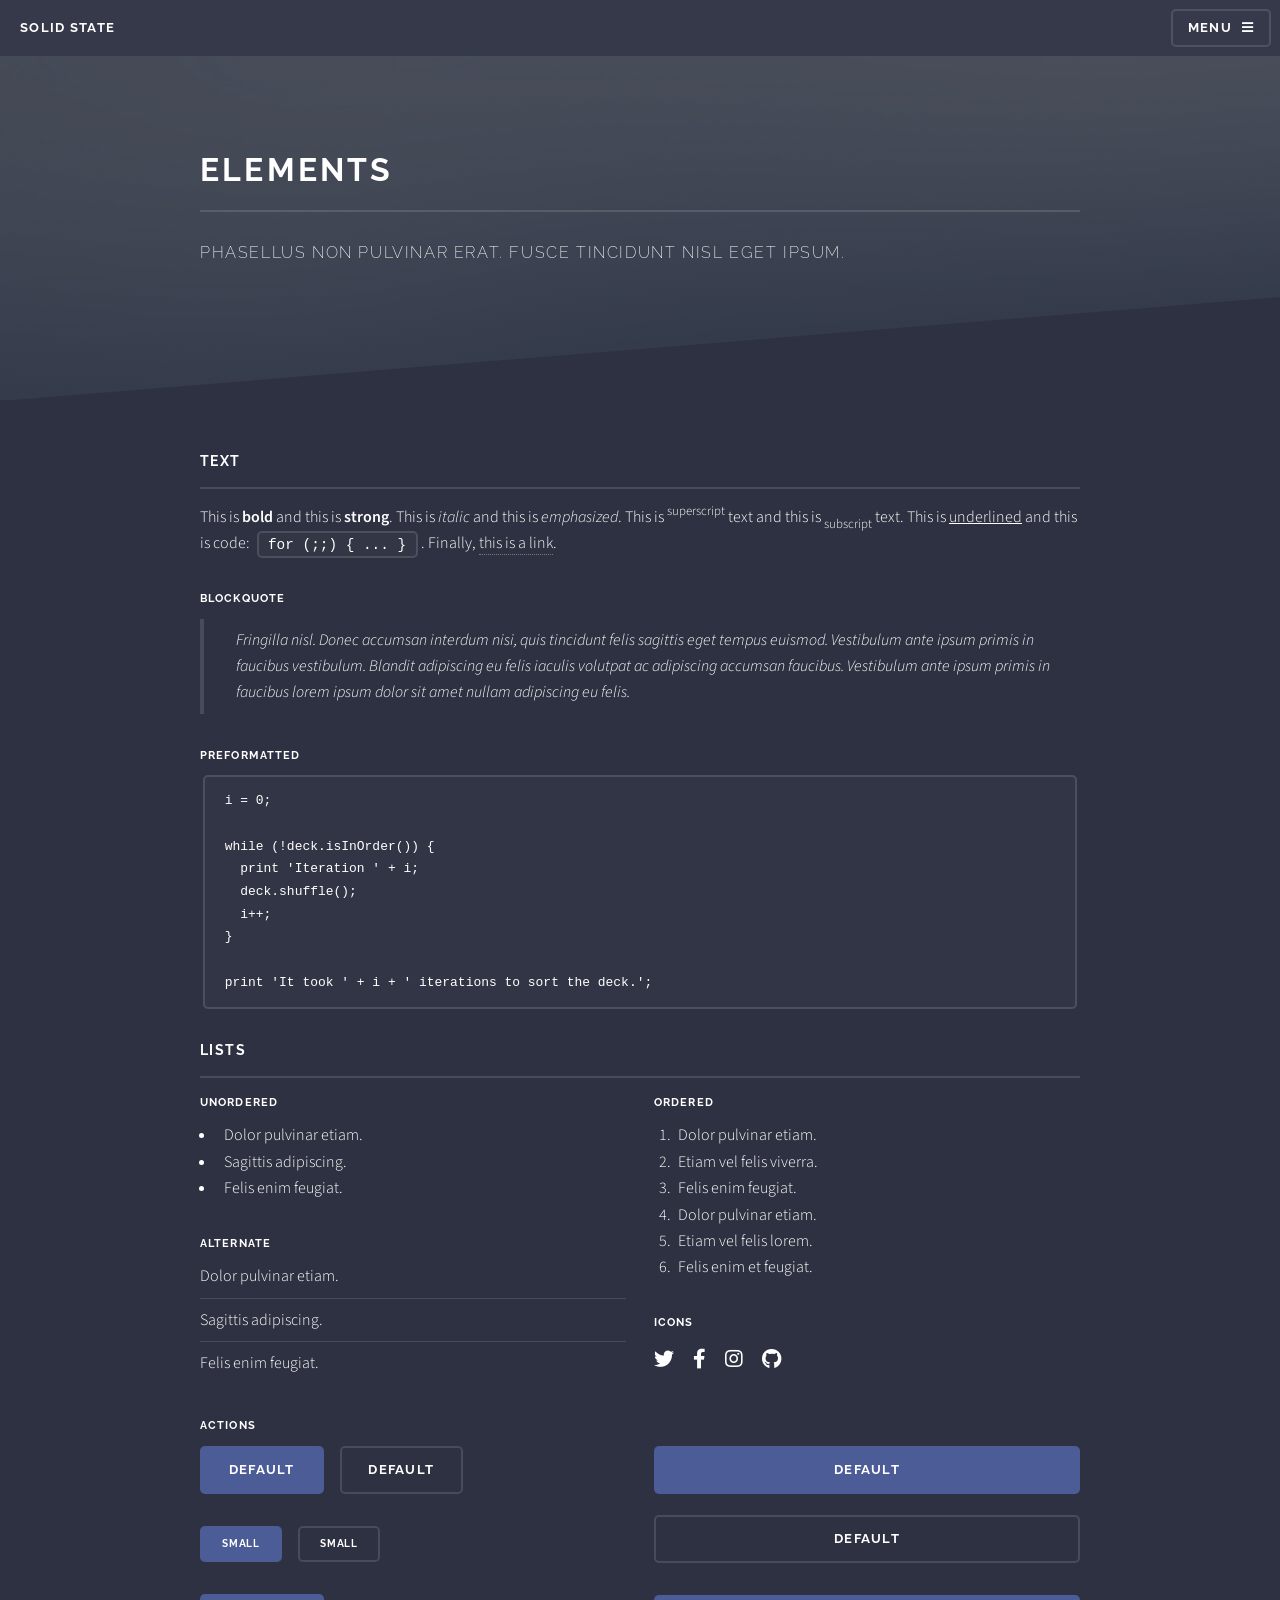
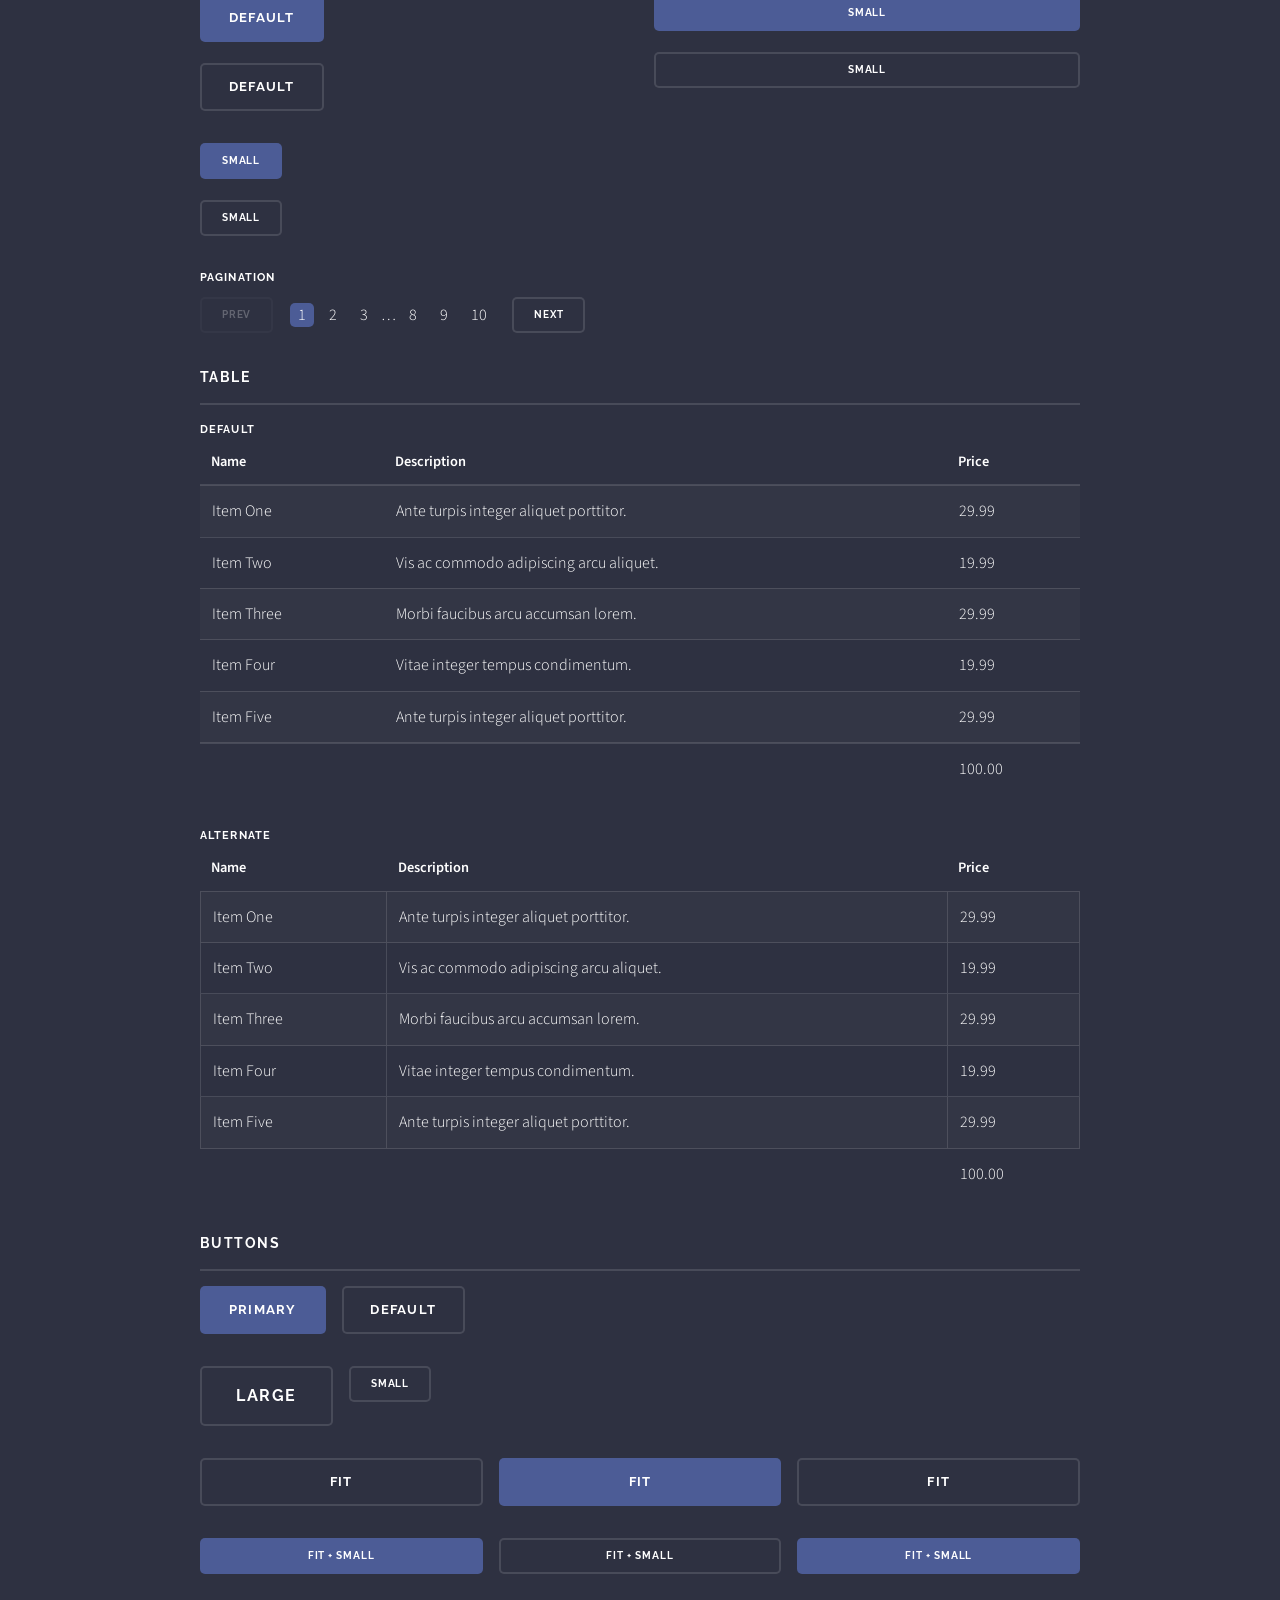
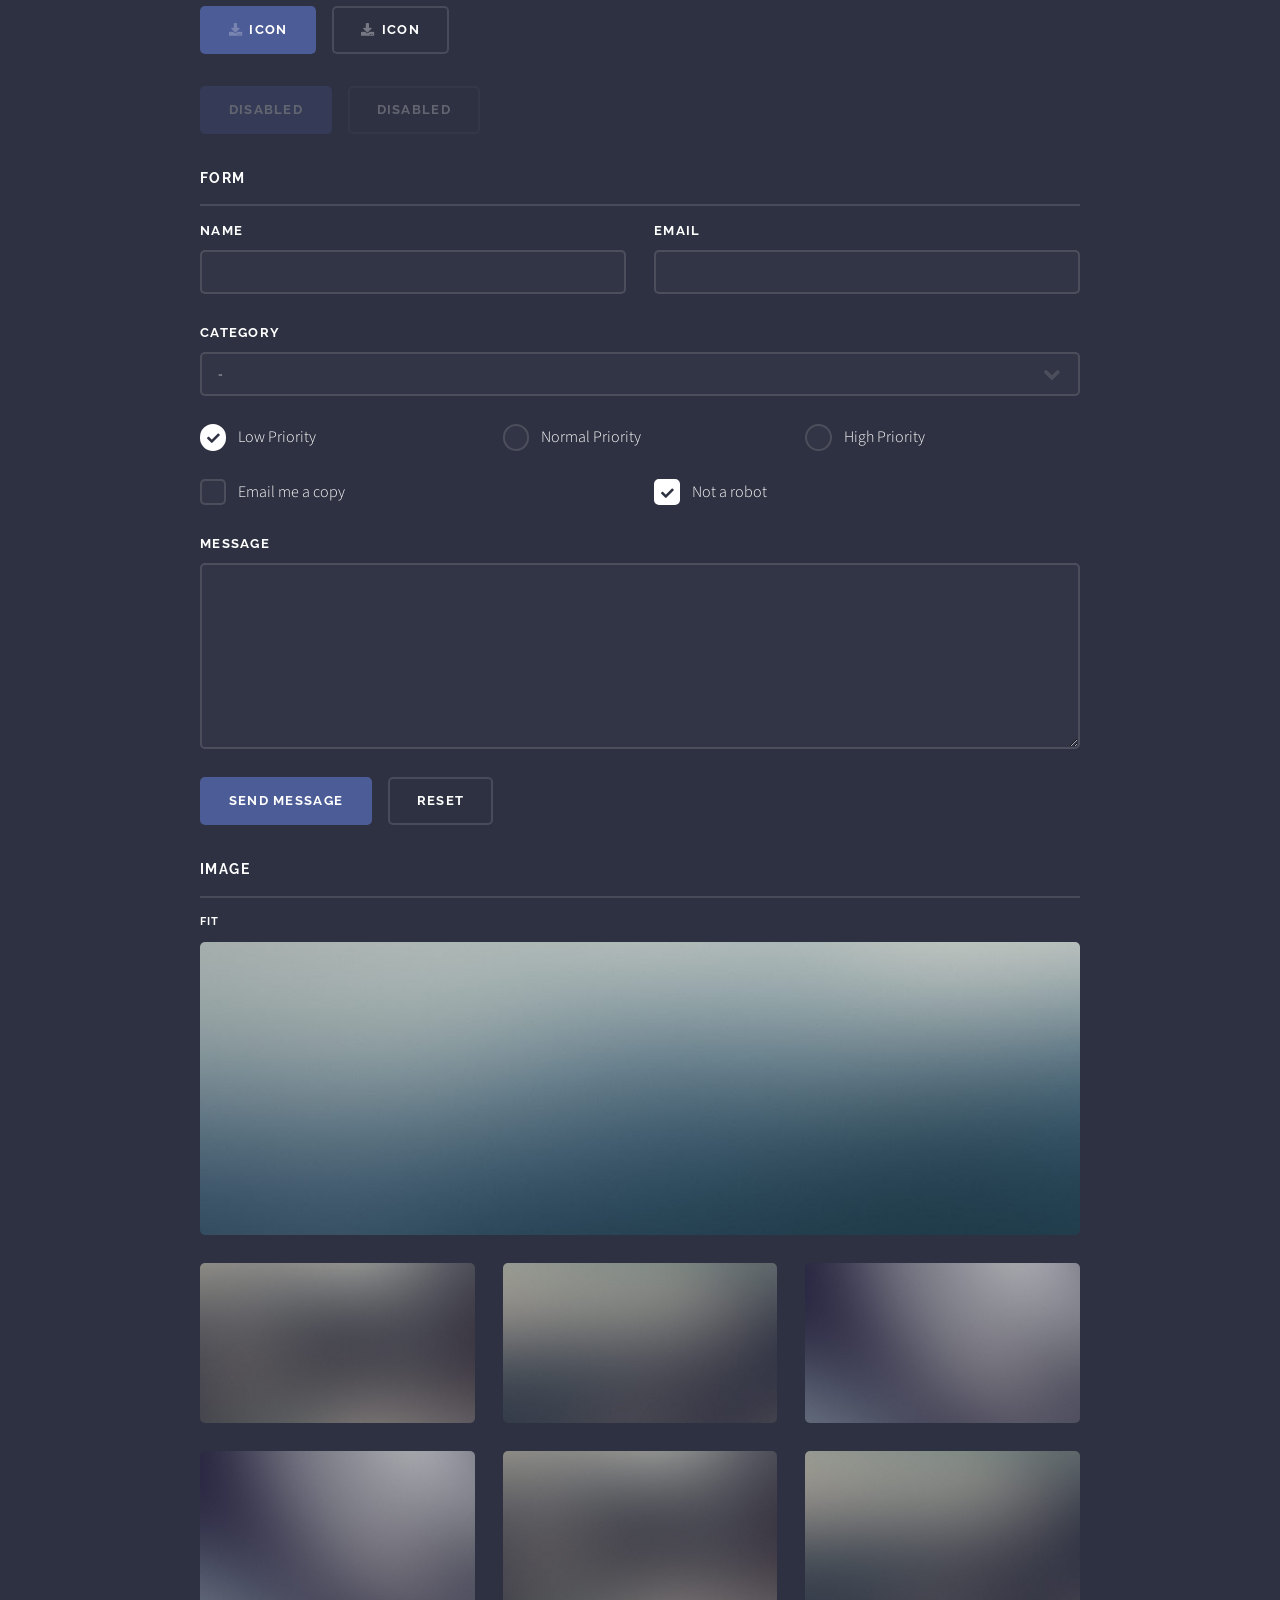
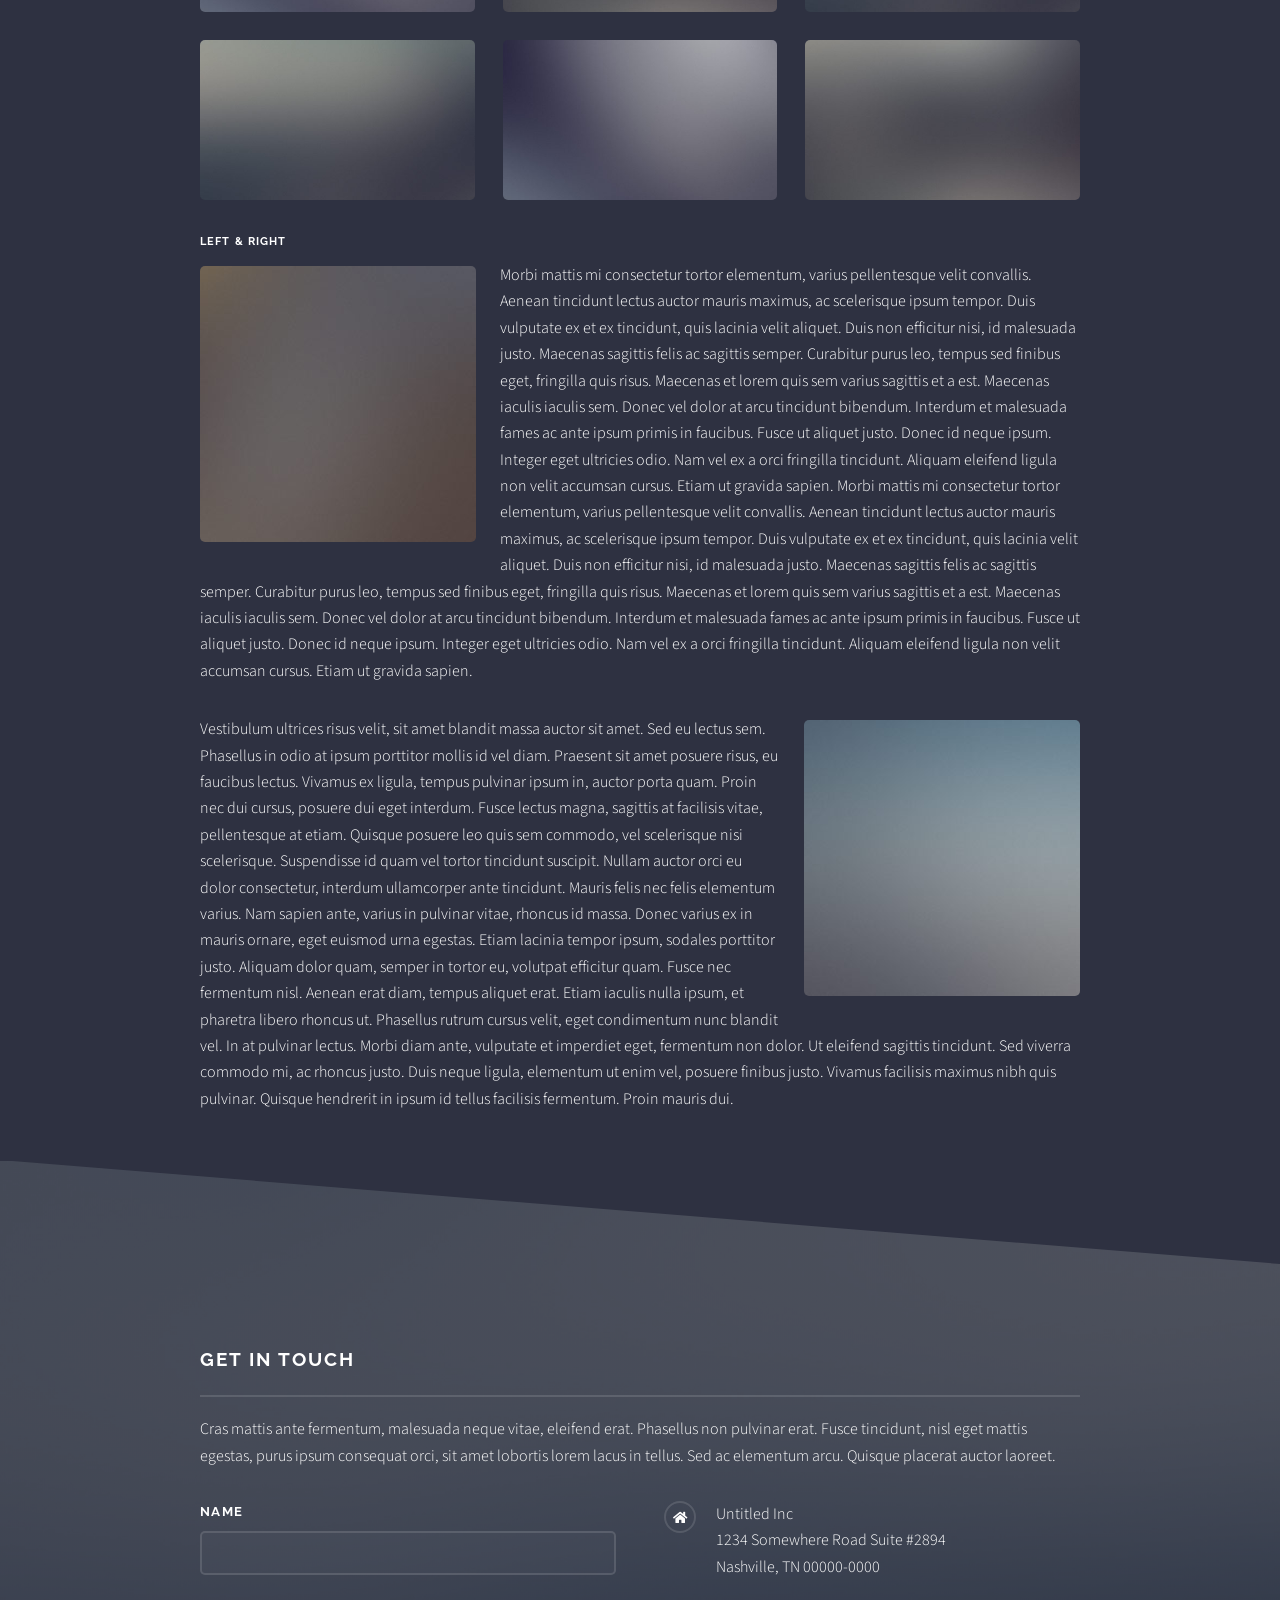
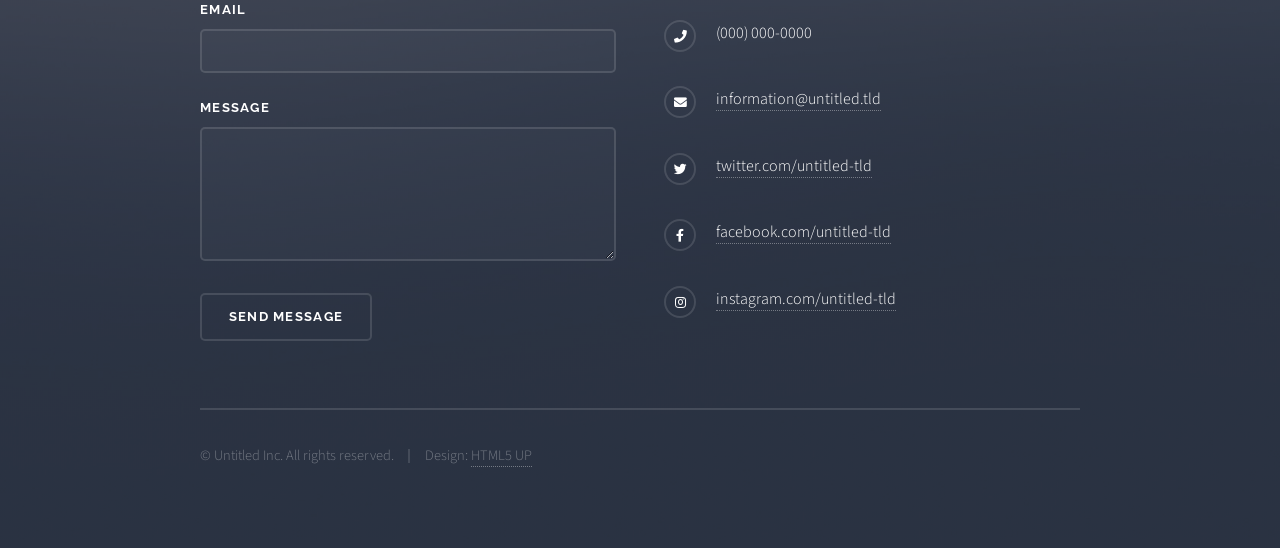
<file: Website/elements.html>
<!DOCTYPE HTML>
<!--
	Solid State by HTML5 UP
	html5up.net | @ajlkn
	Free for personal and commercial use under the CCA 3.0 license (html5up.net/license)
-->
<html>
	<head>
		<title>Elements - Solid State by HTML5 UP</title>
		<meta charset="utf-8" />
		<meta name="viewport" content="width=device-width, initial-scale=1, user-scalable=no" />
		<link rel="stylesheet" href="assets/css/main.css" />
		<noscript><link rel="stylesheet" href="assets/css/noscript.css" /></noscript>
	</head>
	<body class="is-preload">

		<!-- Page Wrapper -->
			<div id="page-wrapper">

				<!-- Header -->
					<header id="header">
						<h1><a href="index.html">Solid State</a></h1>
						<nav>
							<a href="#menu">Menu</a>
						</nav>
					</header>

				<!-- Menu -->
					<nav id="menu">
						<div class="inner">
							<h2>Menu</h2>
							<ul class="links">
								<li><a href="index.html">Home</a></li>
								<li><a href="generic.html">Generic</a></li>
								<li><a href="elements.html">Elements</a></li>
								<li><a href="#">Log In</a></li>
								<li><a href="#">Sign Up</a></li>
							</ul>
							<a href="#" class="close">Close</a>
						</div>
					</nav>

				<!-- Wrapper -->
					<section id="wrapper">
						<header>
							<div class="inner">
								<h2>Elements</h2>
								<p>Phasellus non pulvinar erat. Fusce tincidunt nisl eget ipsum.</p>
							</div>
						</header>

						<!-- Content -->
							<div class="wrapper">
								<div class="inner">

									<section>
										<h3 class="major">Text</h3>
										<p>This is <b>bold</b> and this is <strong>strong</strong>. This is <i>italic</i> and this is <em>emphasized</em>.
										This is <sup>superscript</sup> text and this is <sub>subscript</sub> text.
										This is <u>underlined</u> and this is code: <code>for (;;) { ... }</code>. Finally, <a href="#">this is a link</a>.</p>
										<h4>Blockquote</h4>
										<blockquote>Fringilla nisl. Donec accumsan interdum nisi, quis tincidunt felis sagittis eget tempus euismod. Vestibulum ante ipsum primis in faucibus vestibulum. Blandit adipiscing eu felis iaculis volutpat ac adipiscing accumsan faucibus. Vestibulum ante ipsum primis in faucibus lorem ipsum dolor sit amet nullam adipiscing eu felis.</blockquote>
										<h4>Preformatted</h4>
										<pre><code>i = 0;

while (!deck.isInOrder()) {
  print 'Iteration ' + i;
  deck.shuffle();
  i++;
}

print 'It took ' + i + ' iterations to sort the deck.';</code></pre>
									</section>

									<section>
										<h3 class="major">Lists</h3>
										<div class="row">
											<div class="col-6 col-12-medium">
												<h4>Unordered</h4>
												<ul>
													<li>Dolor pulvinar etiam.</li>
													<li>Sagittis adipiscing.</li>
													<li>Felis enim feugiat.</li>
												</ul>
												<h4>Alternate</h4>
												<ul class="alt">
													<li>Dolor pulvinar etiam.</li>
													<li>Sagittis adipiscing.</li>
													<li>Felis enim feugiat.</li>
												</ul>
											</div>
											<div class="col-6 col-12-medium">
												<h4>Ordered</h4>
												<ol>
													<li>Dolor pulvinar etiam.</li>
													<li>Etiam vel felis viverra.</li>
													<li>Felis enim feugiat.</li>
													<li>Dolor pulvinar etiam.</li>
													<li>Etiam vel felis lorem.</li>
													<li>Felis enim et feugiat.</li>
												</ol>
												<h4>Icons</h4>
												<ul class="icons">
													<li><a href="#" class="icon brands fa-twitter"><span class="label">Twitter</span></a></li>
													<li><a href="#" class="icon brands fa-facebook-f"><span class="label">Facebook</span></a></li>
													<li><a href="#" class="icon brands fa-instagram"><span class="label">Instagram</span></a></li>
													<li><a href="#" class="icon brands fa-github"><span class="label">Github</span></a></li>
												</ul>
											</div>
										</div>
										<h4>Actions</h4>
										<div class="row">
											<div class="col-6 col-12-medium">
												<ul class="actions">
													<li><a href="#" class="button primary">Default</a></li>
													<li><a href="#" class="button">Default</a></li>
												</ul>
												<ul class="actions small">
													<li><a href="#" class="button primary small">Small</a></li>
													<li><a href="#" class="button small">Small</a></li>
												</ul>
												<ul class="actions stacked">
													<li><a href="#" class="button primary">Default</a></li>
													<li><a href="#" class="button">Default</a></li>
												</ul>
												<ul class="actions stacked small">
													<li><a href="#" class="button primary small">Small</a></li>
													<li><a href="#" class="button small">Small</a></li>
												</ul>
											</div>
											<div class="col-6 col-12-medium">
												<ul class="actions stacked">
													<li><a href="#" class="button primary fit">Default</a></li>
													<li><a href="#" class="button fit">Default</a></li>
												</ul>
												<ul class="actions stacked small">
													<li><a href="#" class="button primary small fit">Small</a></li>
													<li><a href="#" class="button small fit">Small</a></li>
												</ul>
											</div>
										</div>
										<h4>Pagination</h4>
										<ul class="pagination">
											<li><span class="button small disabled">Prev</span></li>
											<li><a href="#" class="page active">1</a></li>
											<li><a href="#" class="page">2</a></li>
											<li><a href="#" class="page">3</a></li>
											<li><span>&hellip;</span></li>
											<li><a href="#" class="page">8</a></li>
											<li><a href="#" class="page">9</a></li>
											<li><a href="#" class="page">10</a></li>
											<li><a href="#" class="button small">Next</a></li>
										</ul>
									</section>

									<section>
										<h3 class="major">Table</h3>
										<h4>Default</h4>
										<div class="table-wrapper">
											<table>
												<thead>
													<tr>
														<th>Name</th>
														<th>Description</th>
														<th>Price</th>
													</tr>
												</thead>
												<tbody>
													<tr>
														<td>Item One</td>
														<td>Ante turpis integer aliquet porttitor.</td>
														<td>29.99</td>
													</tr>
													<tr>
														<td>Item Two</td>
														<td>Vis ac commodo adipiscing arcu aliquet.</td>
														<td>19.99</td>
													</tr>
													<tr>
														<td>Item Three</td>
														<td> Morbi faucibus arcu accumsan lorem.</td>
														<td>29.99</td>
													</tr>
													<tr>
														<td>Item Four</td>
														<td>Vitae integer tempus condimentum.</td>
														<td>19.99</td>
													</tr>
													<tr>
														<td>Item Five</td>
														<td>Ante turpis integer aliquet porttitor.</td>
														<td>29.99</td>
													</tr>
												</tbody>
												<tfoot>
													<tr>
														<td colspan="2"></td>
														<td>100.00</td>
													</tr>
												</tfoot>
											</table>
										</div>

										<h4>Alternate</h4>
										<div class="table-wrapper">
											<table class="alt">
												<thead>
													<tr>
														<th>Name</th>
														<th>Description</th>
														<th>Price</th>
													</tr>
												</thead>
												<tbody>
													<tr>
														<td>Item One</td>
														<td>Ante turpis integer aliquet porttitor.</td>
														<td>29.99</td>
													</tr>
													<tr>
														<td>Item Two</td>
														<td>Vis ac commodo adipiscing arcu aliquet.</td>
														<td>19.99</td>
													</tr>
													<tr>
														<td>Item Three</td>
														<td> Morbi faucibus arcu accumsan lorem.</td>
														<td>29.99</td>
													</tr>
													<tr>
														<td>Item Four</td>
														<td>Vitae integer tempus condimentum.</td>
														<td>19.99</td>
													</tr>
													<tr>
														<td>Item Five</td>
														<td>Ante turpis integer aliquet porttitor.</td>
														<td>29.99</td>
													</tr>
												</tbody>
												<tfoot>
													<tr>
														<td colspan="2"></td>
														<td>100.00</td>
													</tr>
												</tfoot>
											</table>
										</div>
									</section>

									<section>
										<h3 class="major">Buttons</h3>
										<ul class="actions">
											<li><a href="#" class="button primary">Primary</a></li>
											<li><a href="#" class="button">Default</a></li>
										</ul>
										<ul class="actions">
											<li><a href="#" class="button large">Large</a></li>
											<li><a href="#" class="button small">Small</a></li>
										</ul>
										<ul class="actions fit">
											<li><a href="#" class="button fit">Fit</a></li>
											<li><a href="#" class="button primary fit">Fit</a></li>
											<li><a href="#" class="button fit">Fit</a></li>
										</ul>
										<ul class="actions fit small">
											<li><a href="#" class="button primary fit small">Fit + Small</a></li>
											<li><a href="#" class="button fit small">Fit + Small</a></li>
											<li><a href="#" class="button primary fit small">Fit + Small</a></li>
										</ul>
										<ul class="actions">
											<li><a href="#" class="button primary icon solid fa-download">Icon</a></li>
											<li><a href="#" class="button icon solid fa-download">Icon</a></li>
										</ul>
										<ul class="actions">
											<li><span class="button primary disabled">Disabled</span></li>
											<li><span class="button disabled">Disabled</span></li>
										</ul>
									</section>

									<section>
										<h3 class="major">Form</h3>
										<form method="post" action="#">
											<div class="row gtr-uniform">
												<div class="col-6 col-12-xsmall">
													<label for="demo-name">Name</label>
													<input type="text" name="demo-name" id="demo-name" value="" />
												</div>
												<div class="col-6 col-12-xsmall">
													<label for="demo-email">Email</label>
													<input type="email" name="demo-email" id="demo-email" value="" />
												</div>
												<div class="col-12">
													<label for="demo-category">Category</label>
													<select name="demo-category" id="demo-category">
														<option value="">-</option>
														<option value="1">Manufacturing</option>
														<option value="1">Shipping</option>
														<option value="1">Administration</option>
														<option value="1">Human Resources</option>
													</select>
												</div>
												<div class="col-4 col-12-small">
													<input type="radio" id="demo-priority-low" name="demo-priority" checked>
													<label for="demo-priority-low">Low Priority</label>
												</div>
												<div class="col-4 col-12-small">
													<input type="radio" id="demo-priority-normal" name="demo-priority">
													<label for="demo-priority-normal">Normal Priority</label>
												</div>
												<div class="col-4 col-12-small">
													<input type="radio" id="demo-priority-high" name="demo-priority">
													<label for="demo-priority-high">High Priority</label>
												</div>
												<div class="col-6 col-12-small">
													<input type="checkbox" id="demo-copy" name="demo-copy">
													<label for="demo-copy">Email me a copy</label>
												</div>
												<div class="col-6 col-12-small">
													<input type="checkbox" id="demo-human" name="demo-human" checked>
													<label for="demo-human">Not a robot</label>
												</div>
												<div class="col-12">
													<label for="demo-message">Message</label>
													<textarea name="demo-message" id="demo-message" rows="6"></textarea>
												</div>
												<div class="col-12">
													<ul class="actions">
														<li><input type="submit" value="Send Message" class="primary" /></li>
														<li><input type="reset" value="Reset" /></li>
													</ul>
												</div>
											</div>
										</form>
									</section>

									<section>
										<h3 class="major">Image</h3>
										<h4>Fit</h4>
										<div class="box alt">
											<div class="row gtr-uniform">
												<div class="col-12"><span class="image fit"><img src="images/pic08.jpg" alt="" /></span></div>
												<div class="col-4"><span class="image fit"><img src="images/pic05.jpg" alt="" /></span></div>
												<div class="col-4"><span class="image fit"><img src="images/pic06.jpg" alt="" /></span></div>
												<div class="col-4"><span class="image fit"><img src="images/pic07.jpg" alt="" /></span></div>
												<div class="col-4"><span class="image fit"><img src="images/pic07.jpg" alt="" /></span></div>
												<div class="col-4"><span class="image fit"><img src="images/pic05.jpg" alt="" /></span></div>
												<div class="col-4"><span class="image fit"><img src="images/pic06.jpg" alt="" /></span></div>
												<div class="col-4"><span class="image fit"><img src="images/pic06.jpg" alt="" /></span></div>
												<div class="col-4"><span class="image fit"><img src="images/pic07.jpg" alt="" /></span></div>
												<div class="col-4"><span class="image fit"><img src="images/pic05.jpg" alt="" /></span></div>
											</div>
										</div>
										<h4>Left &amp; Right</h4>
										<p><span class="image left"><img src="images/pic01.jpg" alt="" /></span>Morbi mattis mi consectetur tortor elementum, varius pellentesque velit convallis. Aenean tincidunt lectus auctor mauris maximus, ac scelerisque ipsum tempor. Duis vulputate ex et ex tincidunt, quis lacinia velit aliquet. Duis non efficitur nisi, id malesuada justo. Maecenas sagittis felis ac sagittis semper. Curabitur purus leo, tempus sed finibus eget, fringilla quis risus. Maecenas et lorem quis sem varius sagittis et a est. Maecenas iaculis iaculis sem. Donec vel dolor at arcu tincidunt bibendum. Interdum et malesuada fames ac ante ipsum primis in faucibus. Fusce ut aliquet justo. Donec id neque ipsum. Integer eget ultricies odio. Nam vel ex a orci fringilla tincidunt. Aliquam eleifend ligula non velit accumsan cursus. Etiam ut gravida sapien. Morbi mattis mi consectetur tortor elementum, varius pellentesque velit convallis. Aenean tincidunt lectus auctor mauris maximus, ac scelerisque ipsum tempor. Duis vulputate ex et ex tincidunt, quis lacinia velit aliquet. Duis non efficitur nisi, id malesuada justo. Maecenas sagittis felis ac sagittis semper. Curabitur purus leo, tempus sed finibus eget, fringilla quis risus. Maecenas et lorem quis sem varius sagittis et a est. Maecenas iaculis iaculis sem. Donec vel dolor at arcu tincidunt bibendum. Interdum et malesuada fames ac ante ipsum primis in faucibus. Fusce ut aliquet justo. Donec id neque ipsum. Integer eget ultricies odio. Nam vel ex a orci fringilla tincidunt. Aliquam eleifend ligula non velit accumsan cursus. Etiam ut gravida sapien.</p>
										<p><span class="image right"><img src="images/pic02.jpg" alt="" /></span>Vestibulum ultrices risus velit, sit amet blandit massa auctor sit amet. Sed eu lectus sem. Phasellus in odio at ipsum porttitor mollis id vel diam. Praesent sit amet posuere risus, eu faucibus lectus. Vivamus ex ligula, tempus pulvinar ipsum in, auctor porta quam. Proin nec dui cursus, posuere dui eget interdum. Fusce lectus magna, sagittis at facilisis vitae, pellentesque at etiam. Quisque posuere leo quis sem commodo, vel scelerisque nisi scelerisque. Suspendisse id quam vel tortor tincidunt suscipit. Nullam auctor orci eu dolor consectetur, interdum ullamcorper ante tincidunt. Mauris felis nec felis elementum varius. Nam sapien ante, varius in pulvinar vitae, rhoncus id massa. Donec varius ex in mauris ornare, eget euismod urna egestas. Etiam lacinia tempor ipsum, sodales porttitor justo. Aliquam dolor quam, semper in tortor eu, volutpat efficitur quam. Fusce nec fermentum nisl. Aenean erat diam, tempus aliquet erat. Etiam iaculis nulla ipsum, et pharetra libero rhoncus ut. Phasellus rutrum cursus velit, eget condimentum nunc blandit vel. In at pulvinar lectus. Morbi diam ante, vulputate et imperdiet eget, fermentum non dolor. Ut eleifend sagittis tincidunt. Sed viverra commodo mi, ac rhoncus justo. Duis neque ligula, elementum ut enim vel, posuere finibus justo. Vivamus facilisis maximus nibh quis pulvinar. Quisque hendrerit in ipsum id tellus facilisis fermentum. Proin mauris dui.</p>
									</section>

								</div>
							</div>

					</section>

				<!-- Footer -->
					<section id="footer">
						<div class="inner">
							<h2 class="major">Get in touch</h2>
							<p>Cras mattis ante fermentum, malesuada neque vitae, eleifend erat. Phasellus non pulvinar erat. Fusce tincidunt, nisl eget mattis egestas, purus ipsum consequat orci, sit amet lobortis lorem lacus in tellus. Sed ac elementum arcu. Quisque placerat auctor laoreet.</p>
							<form method="post" action="#">
								<div class="fields">
									<div class="field">
										<label for="name">Name</label>
										<input type="text" name="name" id="name" />
									</div>
									<div class="field">
										<label for="email">Email</label>
										<input type="email" name="email" id="email" />
									</div>
									<div class="field">
										<label for="message">Message</label>
										<textarea name="message" id="message" rows="4"></textarea>
									</div>
								</div>
								<ul class="actions">
									<li><input type="submit" value="Send Message" /></li>
								</ul>
							</form>
							<ul class="contact">
								<li class="icon solid fa-home">
									Untitled Inc<br />
									1234 Somewhere Road Suite #2894<br />
									Nashville, TN 00000-0000
								</li>
								<li class="icon solid fa-phone">(000) 000-0000</li>
								<li class="icon solid fa-envelope"><a href="#">information@untitled.tld</a></li>
								<li class="icon brands fa-twitter"><a href="#">twitter.com/untitled-tld</a></li>
								<li class="icon brands fa-facebook-f"><a href="#">facebook.com/untitled-tld</a></li>
								<li class="icon brands fa-instagram"><a href="#">instagram.com/untitled-tld</a></li>
							</ul>
							<ul class="copyright">
								<li>&copy; Untitled Inc. All rights reserved.</li><li>Design: <a href="http://html5up.net">HTML5 UP</a></li>
							</ul>
						</div>
					</section>

			</div>

		<!-- Scripts -->
			<script src="assets/js/jquery.min.js"></script>
			<script src="assets/js/jquery.scrollex.min.js"></script>
			<script src="assets/js/browser.min.js"></script>
			<script src="assets/js/breakpoints.min.js"></script>
			<script src="assets/js/util.js"></script>
			<script src="assets/js/main.js"></script>

	</body>
</html>
</file>
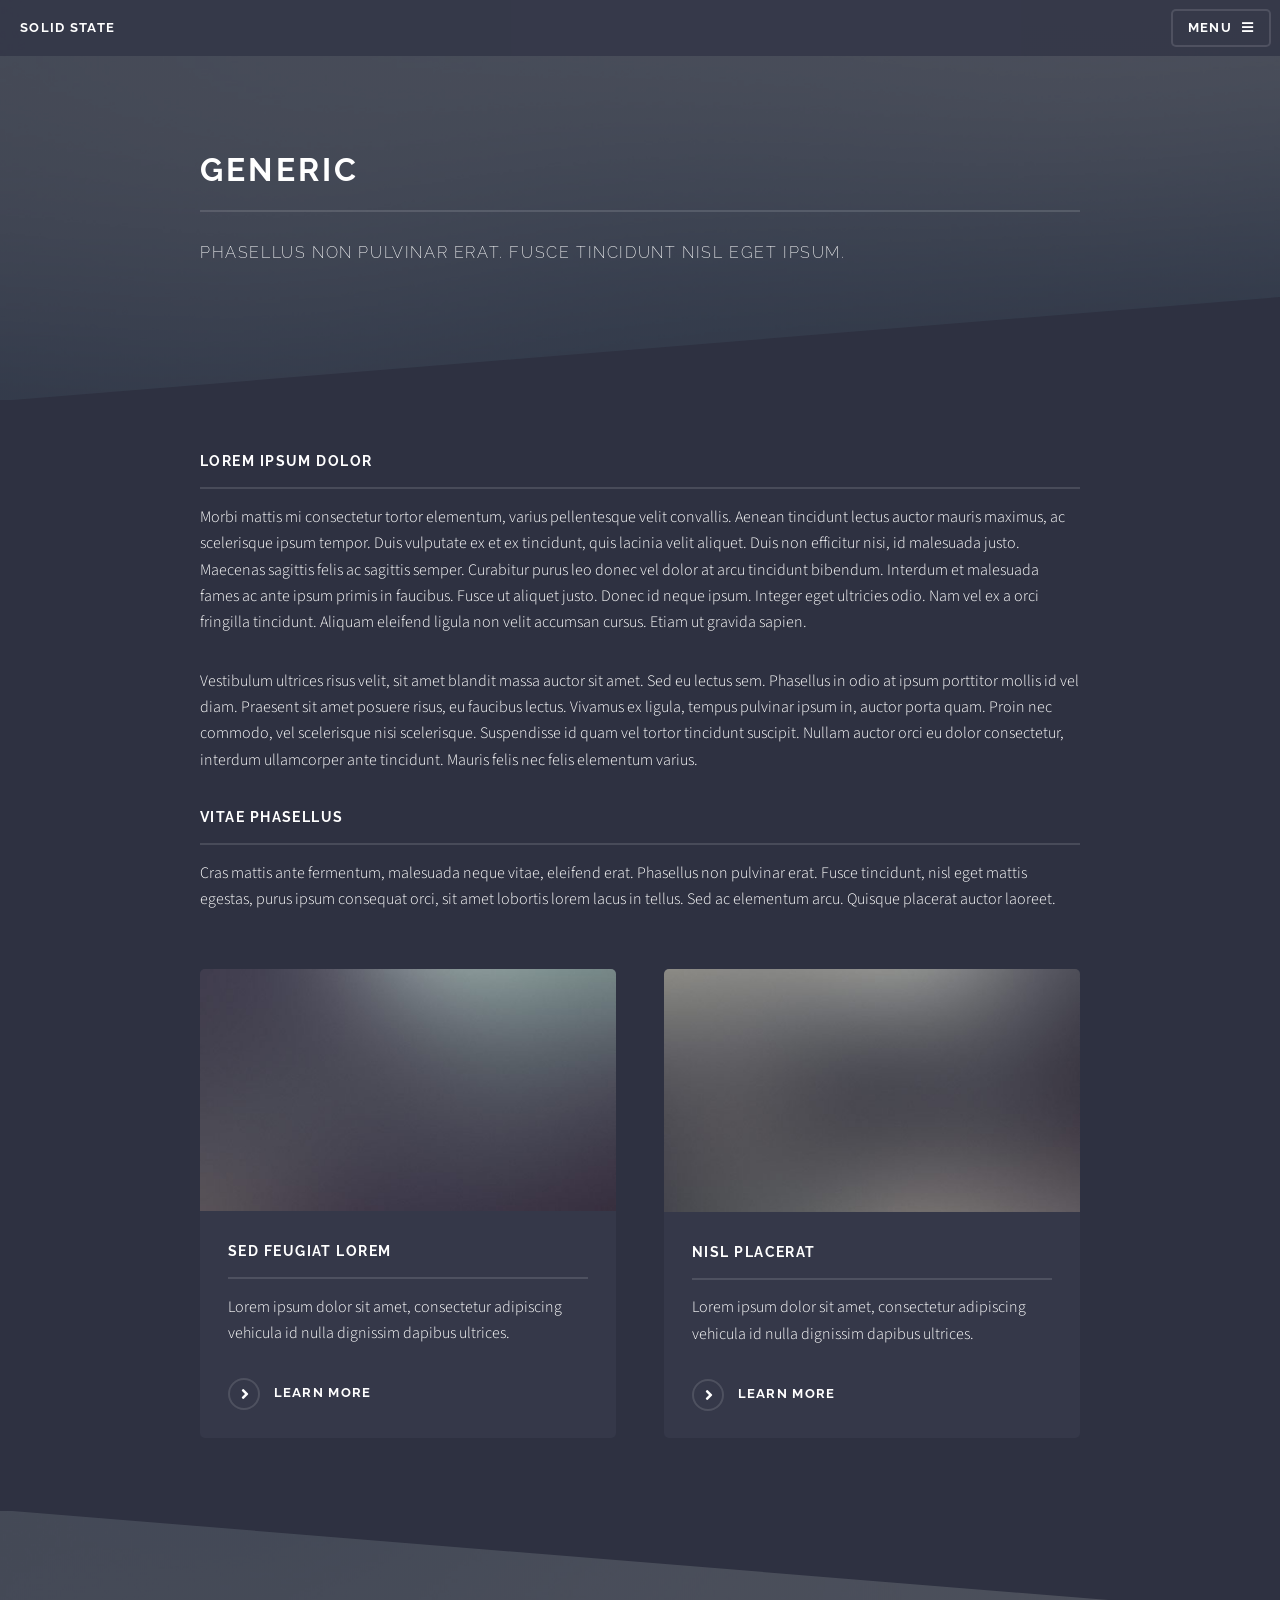
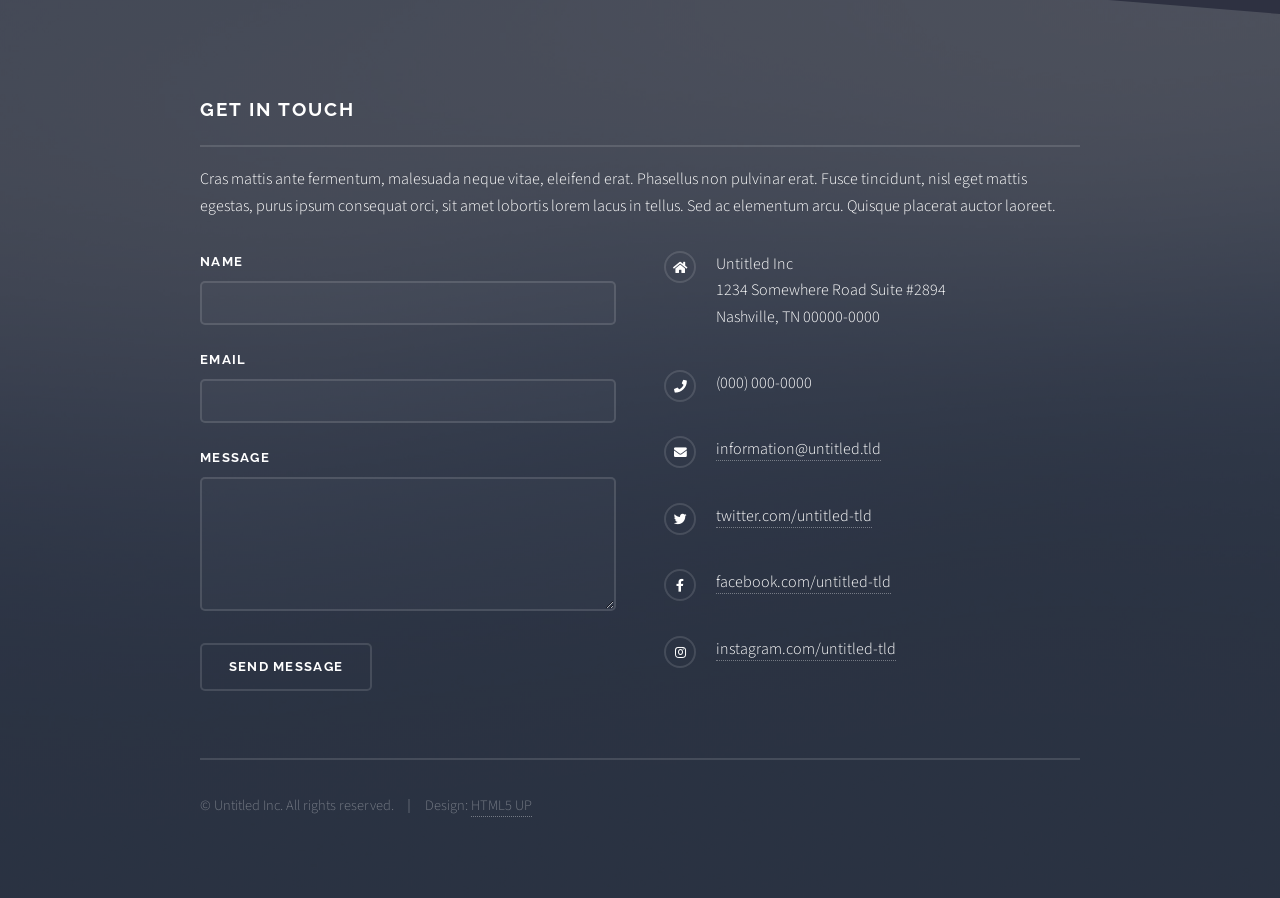
<file: Website/generic.html>
<!DOCTYPE HTML>
<!--
	Solid State by HTML5 UP
	html5up.net | @ajlkn
	Free for personal and commercial use under the CCA 3.0 license (html5up.net/license)
-->
<html>
	<head>
		<title>Generic - Solid State by HTML5 UP</title>
		<meta charset="utf-8" />
		<meta name="viewport" content="width=device-width, initial-scale=1, user-scalable=no" />
		<link rel="stylesheet" href="assets/css/main.css" />
		<noscript><link rel="stylesheet" href="assets/css/noscript.css" /></noscript>
	</head>
	<body class="is-preload">

		<!-- Page Wrapper -->
			<div id="page-wrapper">

				<!-- Header -->
					<header id="header">
						<h1><a href="index.html">Solid State</a></h1>
						<nav>
							<a href="#menu">Menu</a>
						</nav>
					</header>

				<!-- Menu -->
					<nav id="menu">
						<div class="inner">
							<h2>Menu</h2>
							<ul class="links">
								<li><a href="index.html">Home</a></li>
								<li><a href="generic.html">Generic</a></li>
								<li><a href="elements.html">Elements</a></li>
								<li><a href="#">Log In</a></li>
								<li><a href="#">Sign Up</a></li>
							</ul>
							<a href="#" class="close">Close</a>
						</div>
					</nav>

				<!-- Wrapper -->
					<section id="wrapper">
						<header>
							<div class="inner">
								<h2>Generic</h2>
								<p>Phasellus non pulvinar erat. Fusce tincidunt nisl eget ipsum.</p>
							</div>
						</header>

						<!-- Content -->
							<div class="wrapper">
								<div class="inner">

									<h3 class="major">Lorem ipsum dolor</h3>
									<p>Morbi mattis mi consectetur tortor elementum, varius pellentesque velit convallis. Aenean tincidunt lectus auctor mauris maximus, ac scelerisque ipsum tempor. Duis vulputate ex et ex tincidunt, quis lacinia velit aliquet. Duis non efficitur nisi, id malesuada justo. Maecenas sagittis felis ac sagittis semper. Curabitur purus leo donec vel dolor at arcu tincidunt bibendum. Interdum et malesuada fames ac ante ipsum primis in faucibus. Fusce ut aliquet justo. Donec id neque ipsum. Integer eget ultricies odio. Nam vel ex a orci fringilla tincidunt. Aliquam eleifend ligula non velit accumsan cursus. Etiam ut gravida sapien.</p>

									<p>Vestibulum ultrices risus velit, sit amet blandit massa auctor sit amet. Sed eu lectus sem. Phasellus in odio at ipsum porttitor mollis id vel diam. Praesent sit amet posuere risus, eu faucibus lectus. Vivamus ex ligula, tempus pulvinar ipsum in, auctor porta quam. Proin nec commodo, vel scelerisque nisi scelerisque. Suspendisse id quam vel tortor tincidunt suscipit. Nullam auctor orci eu dolor consectetur, interdum ullamcorper ante tincidunt. Mauris felis nec felis elementum varius.</p>

									<h3 class="major">Vitae phasellus</h3>
									<p>Cras mattis ante fermentum, malesuada neque vitae, eleifend erat. Phasellus non pulvinar erat. Fusce tincidunt, nisl eget mattis egestas, purus ipsum consequat orci, sit amet lobortis lorem lacus in tellus. Sed ac elementum arcu. Quisque placerat auctor laoreet.</p>

									<section class="features">
										<article>
											<a href="#" class="image"><img src="images/pic04.jpg" alt="" /></a>
											<h3 class="major">Sed feugiat lorem</h3>
											<p>Lorem ipsum dolor sit amet, consectetur adipiscing vehicula id nulla dignissim dapibus ultrices.</p>
											<a href="#" class="special">Learn more</a>
										</article>
										<article>
											<a href="#" class="image"><img src="images/pic05.jpg" alt="" /></a>
											<h3 class="major">Nisl placerat</h3>
											<p>Lorem ipsum dolor sit amet, consectetur adipiscing vehicula id nulla dignissim dapibus ultrices.</p>
											<a href="#" class="special">Learn more</a>
										</article>
									</section>

								</div>
							</div>

					</section>

				<!-- Footer -->
					<section id="footer">
						<div class="inner">
							<h2 class="major">Get in touch</h2>
							<p>Cras mattis ante fermentum, malesuada neque vitae, eleifend erat. Phasellus non pulvinar erat. Fusce tincidunt, nisl eget mattis egestas, purus ipsum consequat orci, sit amet lobortis lorem lacus in tellus. Sed ac elementum arcu. Quisque placerat auctor laoreet.</p>
							<form method="post" action="#">
								<div class="fields">
									<div class="field">
										<label for="name">Name</label>
										<input type="text" name="name" id="name" />
									</div>
									<div class="field">
										<label for="email">Email</label>
										<input type="email" name="email" id="email" />
									</div>
									<div class="field">
										<label for="message">Message</label>
										<textarea name="message" id="message" rows="4"></textarea>
									</div>
								</div>
								<ul class="actions">
									<li><input type="submit" value="Send Message" /></li>
								</ul>
							</form>
							<ul class="contact">
								<li class="icon solid fa-home">
									Untitled Inc<br />
									1234 Somewhere Road Suite #2894<br />
									Nashville, TN 00000-0000
								</li>
								<li class="icon solid fa-phone">(000) 000-0000</li>
								<li class="icon solid fa-envelope"><a href="#">information@untitled.tld</a></li>
								<li class="icon brands fa-twitter"><a href="#">twitter.com/untitled-tld</a></li>
								<li class="icon brands fa-facebook-f"><a href="#">facebook.com/untitled-tld</a></li>
								<li class="icon brands fa-instagram"><a href="#">instagram.com/untitled-tld</a></li>
							</ul>
							<ul class="copyright">
								<li>&copy; Untitled Inc. All rights reserved.</li><li>Design: <a href="http://html5up.net">HTML5 UP</a></li>
							</ul>
						</div>
					</section>

			</div>

		<!-- Scripts -->
			<script src="assets/js/jquery.min.js"></script>
			<script src="assets/js/jquery.scrollex.min.js"></script>
			<script src="assets/js/browser.min.js"></script>
			<script src="assets/js/breakpoints.min.js"></script>
			<script src="assets/js/util.js"></script>
			<script src="assets/js/main.js"></script>

	</body>
</html>
</file>
<file: Website/assets/css/noscript.css>
/*
	Solid State by HTML5 UP
	html5up.net | @ajlkn
	Free for personal and commercial use under the CCA 3.0 license (html5up.net/license)
*/

/* Banner */

	body.is-preload #banner .logo {
		-moz-transform: none;
		-webkit-transform: none;
		-ms-transform: none;
		transform: none;
		opacity: 1;
		
	}

	body.is-preload #banner h2 {
		opacity: 1;
		-moz-transform: none;
		-webkit-transform: none;
		-ms-transform: none;
		transform: none;
		-moz-filter: none;
		-webkit-filter: none;
		-ms-filter: none;
		filter: none;
	}

	body.is-preload #banner p {
		opacity: 01;
		-moz-transform: none;
		-webkit-transform: none;
		-ms-transform: none;
		transform: none;
		-moz-filter: none;
		-webkit-filter: none;
		-ms-filter: none;
		filter: none;
	}
</file>
<file: Website/assets/css/main.css>
@import url(fontawesome-all.min.css);
@import url("https://fonts.googleapis.com/css?family=Raleway:200,700|Source+Sans+Pro:300,600,300italic,600italic");

/*
	Solid State by HTML5 UP
	html5up.net | @ajlkn
	Free for personal and commercial use under the CCA 3.0 license (html5up.net/license)
*/

html, body, div, span, applet, object,
iframe, h1, h2, h3, h4, h5, h6, p, blockquote,
pre, a, abbr, acronym, address, big, cite,
code, del, dfn, em, img, ins, kbd, q, s, samp,
small, strike, strong, sub, sup, tt, var, b,
u, i, center, dl, dt, dd, ol, ul, li, fieldset,
form, label, legend, table, caption, tbody,
tfoot, thead, tr, th, td, article, aside,
canvas, details, embed, figure, figcaption,
footer, header, hgroup, menu, nav, output, ruby,
section, summary, time, mark, audio, video {
	margin: 0;
	padding: 0;
	border: 0;
	font-size: 100%;
	font: inherit;
	vertical-align: baseline;}

article, aside, details, figcaption, figure,
footer, header, hgroup, menu, nav, section {
	display: block;}

body {
	line-height: 1;
}

ol, ul {
	list-style: none;
}

blockquote, q {
	quotes: none;
}

	blockquote:before, blockquote:after, q:before, q:after {
		content: '';
		content: none;
	}

table {
	border-collapse: collapse;
	border-spacing: 0;
}

body {
	-webkit-text-size-adjust: none;
}

mark {
	background-color: transparent;
	color: inherit;
}

input::-moz-focus-inner {
	border: 0;
	padding: 0;
}

input, select, textarea {
	-moz-appearance: none;
	-webkit-appearance: none;
	-ms-appearance: none;
	appearance: none;
}

/* Basic */

	@-ms-viewport {
		width: device-width;
	}

	body {
		-ms-overflow-style: scrollbar;
	}

	@media screen and (max-width: 480px) {

		html, body {
			min-width: 320px;
		}

	}

	html {
		box-sizing: border-box;
	}

	*, *:before, *:after {
		box-sizing: inherit;
	}

	body {
		background-color: #2e3141;
		background-image: linear-gradient(to top, rgba(46, 49, 65, 0.8), rgba(46, 49, 65, 0.8)), url("../../images/bg.jpg");
		background-size: auto, cover;
		background-attachment: fixed, fixed;
		background-position: center, center;
	}

		body.is-preload *, body.is-preload *:before, body.is-preload *:after {
			-moz-animation: none !important;
			-webkit-animation: none !important;
			-ms-animation: none !important;
			animation: none !important;
			-moz-transition: none !important;
			-webkit-transition: none !important;
			-ms-transition: none !important;
			transition: none !important;
		}

/* Type */

	body, input, select, textarea {
		color: #ffffff;
		font-family: "Source Sans Pro", Helvetica, sans-serif;
		font-size: 16.5pt;
		font-weight: 300;
		line-height: 1.65;
	}

		@media screen and (max-width: 1680px) {

			body, input, select, textarea {
				font-size: 13pt;
			}

		}

		@media screen and (max-width: 1280px) {

			body, input, select, textarea {
				font-size: 12pt;
			}

		}

		@media screen and (max-width: 980px) {

			body, input, select, textarea {
				font-size: 12pt;
			}

		}

		@media screen and (max-width: 736px) {

			body, input, select, textarea {
				font-size: 12pt;
			}

		}

		@media screen and (max-width: 480px) {

			body, input, select, textarea {
				font-size: 12pt;
			}

		}

	a {
		-moz-transition: color 0.2s ease-in-out, border-bottom-color 0.2s ease-in-out;
		-webkit-transition: color 0.2s ease-in-out, border-bottom-color 0.2s ease-in-out;
		-ms-transition: color 0.2s ease-in-out, border-bottom-color 0.2s ease-in-out;
		transition: color 0.2s ease-in-out, border-bottom-color 0.2s ease-in-out;
		border-bottom: dotted 1px rgba(255, 255, 255, 0.35);
		color: #ffffff;
		text-decoration: none;
	}

		a:hover {
			border-bottom-color: transparent;
			color: #ffffff !important;
		}

		a.special:not(.button) {
			text-decoration: none;
			border-bottom: 0;
			display: block;
			font-family: Raleway, Helvetica, sans-serif;
			font-size: 0.8em;
			font-weight: 700;
			letter-spacing: 0.1em;
			margin: 0 0 2em 0;
			text-transform: uppercase;
		}

			a.special:not(.button):before {
				-moz-osx-font-smoothing: grayscale;
				-webkit-font-smoothing: antialiased;
				display: inline-block;
				font-style: normal;
				font-variant: normal;
				text-rendering: auto;
				line-height: 1;
				text-transform: none !important;
				font-family: 'Font Awesome 5 Free';
				font-weight: 900;
			}

			a.special:not(.button):before {
				-moz-transition: background-color 0.2s ease-in-out;
				-webkit-transition: background-color 0.2s ease-in-out;
				-ms-transition: background-color 0.2s ease-in-out;
				transition: background-color 0.2s ease-in-out;
				border-radius: 100%;
				border: solid 2px rgba(255, 255, 255, 0.125);
				content: '\f105';
				display: inline-block;
				font-size: 1.25em;
				height: 2em;
				line-height: 1.75em;
				margin-right: 0.85em;
				text-align: center;
				text-indent: 0.15em;
				vertical-align: middle;
				width: 2em;
			}

			a.special:not(.button):hover:before {
				background-color: rgba(255, 255, 255, 0.025);
			}

			a.special:not(.button):active:before {
				background-color: rgba(255, 255, 255, 0.075);
			}

	strong, b {
		color: #ffffff;
		font-weight: 600;
	}

	em, i {
		font-style: italic;
	}

	p {
		margin: 0 0 2em 0;
	}

	h1, h2, h3, h4, h5, h6 {
		color: #ffffff;
		font-family: Raleway, Helvetica, sans-serif;
		font-weight: 700;
		letter-spacing: 0.1em;
		margin: 0 0 1em 0;
		text-transform: uppercase;
	}

		h1 a, h2 a, h3 a, h4 a, h5 a, h6 a {
			color: inherit;
			text-decoration: none;
			border-bottom: 0;
		}

		h1 span, h2 span, h3 span, h4 span, h5 span, h6 span {
			font-weight: 200;
		}

		h1.major, h2.major, h3.major, h4.major, h5.major, h6.major {
			padding-bottom: 1em;
			border-bottom: solid 2px rgba(255, 255, 255, 0.125);
		}

	h2 {
		font-size: 1.2em;
	}

	h3 {
		font-size: 0.9em;
	}

	h4 {
		font-size: 0.7em;
	}

	h5 {
		font-size: 0.7em;
	}

	h6 {
		font-size: 0.7em;
	}

	@media screen and (max-width: 736px) {

		h2 {
			font-size: 1em;
		}

		h3 {
			font-size: 0.8em;
		}

	}

	sub {
		font-size: 0.8em;
		position: relative;
		top: 0.5em;
	}

	sup {
		font-size: 0.8em;
		position: relative;
		top: -0.5em;
	}

	blockquote {
		border-left: solid 4px rgba(255, 255, 255, 0.125);
		font-style: italic;
		margin: 0 0 2em 0;
		padding: 0.5em 0 0.5em 2em;
	}

	code {
		background: rgba(255, 255, 255, 0.025);
		border-radius: 5px;
		border: solid 2px rgba(255, 255, 255, 0.125);
		font-family: "Courier New", monospace;
		font-size: 0.9em;
		margin: 0 0.25em;
		padding: 0.25em 0.65em;
	}

	pre {
		-webkit-overflow-scrolling: touch;
		font-family: "Courier New", monospace;
		font-size: 0.9em;
		margin: 0 0 2em 0;
	}

		pre code {
			display: block;
			line-height: 1.75em;
			padding: 1em 1.5em;
			overflow-x: auto;
		}

	hr {
		border: 0;
		border-bottom: solid 2px rgba(255, 255, 255, 0.125);
		margin: 2.5em 0;
	}

		hr.major {
			margin: 4em 0;
		}

	.align-left {
		text-align: left;
	}

	.align-center {
		text-align: center;
	}

	.align-right {
		text-align: right;
	}

/* Row */

	.row {
		display: flex;
		flex-wrap: wrap;
		box-sizing: border-box;
		align-items: stretch;
	}

		.row > * {
			box-sizing: border-box;
		}

		.row.gtr-uniform > * > :last-child {
			margin-bottom: 0;
		}

		.row.aln-left {
			justify-content: flex-start;
		}

		.row.aln-center {
			justify-content: center;
		}

		.row.aln-right {
			justify-content: flex-end;
		}

		.row.aln-top {
			align-items: flex-start;
		}

		.row.aln-middle {
			align-items: center;
		}

		.row.aln-bottom {
			align-items: flex-end;
		}

		.row > .imp {
			order: -1;
		}

		.row > .col-1 {
			width: 8.33333%;
		}

		.row > .off-1 {
			margin-left: 8.33333%;
		}

		.row > .col-2 {
			width: 16.66667%;
		}

		.row > .off-2 {
			margin-left: 16.66667%;
		}

		.row > .col-3 {
			width: 25%;
		}

		.row > .off-3 {
			margin-left: 25%;
		}

		.row > .col-4 {
			width: 33.33333%;
		}

		.row > .off-4 {
			margin-left: 33.33333%;
		}

		.row > .col-5 {
			width: 41.66667%;
		}

		.row > .off-5 {
			margin-left: 41.66667%;
		}

		.row > .col-6 {
			width: 50%;
		}

		.row > .off-6 {
			margin-left: 50%;
		}

		.row > .col-7 {
			width: 58.33333%;
		}

		.row > .off-7 {
			margin-left: 58.33333%;
		}

		.row > .col-8 {
			width: 66.66667%;
		}

		.row > .off-8 {
			margin-left: 66.66667%;
		}

		.row > .col-9 {
			width: 75%;
		}

		.row > .off-9 {
			margin-left: 75%;
		}

		.row > .col-10 {
			width: 83.33333%;
		}

		.row > .off-10 {
			margin-left: 83.33333%;
		}

		.row > .col-11 {
			width: 91.66667%;
		}

		.row > .off-11 {
			margin-left: 91.66667%;
		}

		.row > .col-12 {
			width: 100%;
		}

		.row > .off-12 {
			margin-left: 100%;
		}

		.row.gtr-0 {
			margin-top: 0;
			margin-left: 0em;
		}

			.row.gtr-0 > * {
				padding: 0 0 0 0em;
			}

			.row.gtr-0.gtr-uniform {
				margin-top: 0em;
			}

				.row.gtr-0.gtr-uniform > * {
					padding-top: 0em;
				}

		.row.gtr-25 {
			margin-top: 0;
			margin-left: -0.4375em;
		}

			.row.gtr-25 > * {
				padding: 0 0 0 0.4375em;
			}

			.row.gtr-25.gtr-uniform {
				margin-top: -0.4375em;
			}

				.row.gtr-25.gtr-uniform > * {
					padding-top: 0.4375em;
				}

		.row.gtr-50 {
			margin-top: 0;
			margin-left: -0.875em;
		}

			.row.gtr-50 > * {
				padding: 0 0 0 0.875em;
			}

			.row.gtr-50.gtr-uniform {
				margin-top: -0.875em;
			}

				.row.gtr-50.gtr-uniform > * {
					padding-top: 0.875em;
				}

		.row {
			margin-top: 0;
			margin-left: -1.75em;
		}

			.row > * {
				padding: 0 0 0 1.75em;
			}

			.row.gtr-uniform {
				margin-top: -1.75em;
			}

				.row.gtr-uniform > * {
					padding-top: 1.75em;
				}

		.row.gtr-150 {
			margin-top: 0;
			margin-left: -2.625em;
		}

			.row.gtr-150 > * {
				padding: 0 0 0 2.625em;
			}

			.row.gtr-150.gtr-uniform {
				margin-top: -2.625em;
			}

				.row.gtr-150.gtr-uniform > * {
					padding-top: 2.625em;
				}

		.row.gtr-200 {
			margin-top: 0;
			margin-left: -3.5em;
		}

			.row.gtr-200 > * {
				padding: 0 0 0 3.5em;
			}

			.row.gtr-200.gtr-uniform {
				margin-top: -3.5em;
			}

				.row.gtr-200.gtr-uniform > * {
					padding-top: 3.5em;
				}

		@media screen and (max-width: 1680px) {

			.row {
				display: flex;
				flex-wrap: wrap;
				box-sizing: border-box;
				align-items: stretch;
			}

				.row > * {
					box-sizing: border-box;
				}

				.row.gtr-uniform > * > :last-child {
					margin-bottom: 0;
				}

				.row.aln-left {
					justify-content: flex-start;
				}

				.row.aln-center {
					justify-content: center;
				}

				.row.aln-right {
					justify-content: flex-end;
				}

				.row.aln-top {
					align-items: flex-start;
				}

				.row.aln-middle {
					align-items: center;
				}

				.row.aln-bottom {
					align-items: flex-end;
				}

				.row > .imp-xlarge {
					order: -1;
				}

				.row > .col-1-xlarge {
					width: 8.33333%;
				}

				.row > .off-1-xlarge {
					margin-left: 8.33333%;
				}

				.row > .col-2-xlarge {
					width: 16.66667%;
				}

				.row > .off-2-xlarge {
					margin-left: 16.66667%;
				}

				.row > .col-3-xlarge {
					width: 25%;
				}

				.row > .off-3-xlarge {
					margin-left: 25%;
				}

				.row > .col-4-xlarge {
					width: 33.33333%;
				}

				.row > .off-4-xlarge {
					margin-left: 33.33333%;
				}

				.row > .col-5-xlarge {
					width: 41.66667%;
				}

				.row > .off-5-xlarge {
					margin-left: 41.66667%;
				}

				.row > .col-6-xlarge {
					width: 50%;
				}

				.row > .off-6-xlarge {
					margin-left: 50%;
				}

				.row > .col-7-xlarge {
					width: 58.33333%;
				}

				.row > .off-7-xlarge {
					margin-left: 58.33333%;
				}

				.row > .col-8-xlarge {
					width: 66.66667%;
				}

				.row > .off-8-xlarge {
					margin-left: 66.66667%;
				}

				.row > .col-9-xlarge {
					width: 75%;
				}

				.row > .off-9-xlarge {
					margin-left: 75%;
				}

				.row > .col-10-xlarge {
					width: 83.33333%;
				}

				.row > .off-10-xlarge {
					margin-left: 83.33333%;
				}

				.row > .col-11-xlarge {
					width: 91.66667%;
				}

				.row > .off-11-xlarge {
					margin-left: 91.66667%;
				}

				.row > .col-12-xlarge {
					width: 100%;
				}

				.row > .off-12-xlarge {
					margin-left: 100%;
				}

				.row.gtr-0 {
					margin-top: 0;
					margin-left: 0em;
				}

					.row.gtr-0 > * {
						padding: 0 0 0 0em;
					}

					.row.gtr-0.gtr-uniform {
						margin-top: 0em;
					}

						.row.gtr-0.gtr-uniform > * {
							padding-top: 0em;
						}

				.row.gtr-25 {
					margin-top: 0;
					margin-left: -0.4375em;
				}

					.row.gtr-25 > * {
						padding: 0 0 0 0.4375em;
					}

					.row.gtr-25.gtr-uniform {
						margin-top: -0.4375em;
					}

						.row.gtr-25.gtr-uniform > * {
							padding-top: 0.4375em;
						}

				.row.gtr-50 {
					margin-top: 0;
					margin-left: -0.875em;
				}

					.row.gtr-50 > * {
						padding: 0 0 0 0.875em;
					}

					.row.gtr-50.gtr-uniform {
						margin-top: -0.875em;
					}

						.row.gtr-50.gtr-uniform > * {
							padding-top: 0.875em;
						}

				.row {
					margin-top: 0;
					margin-left: -1.75em;
				}

					.row > * {
						padding: 0 0 0 1.75em;
					}

					.row.gtr-uniform {
						margin-top: -1.75em;
					}

						.row.gtr-uniform > * {
							padding-top: 1.75em;
						}

				.row.gtr-150 {
					margin-top: 0;
					margin-left: -2.625em;
				}

					.row.gtr-150 > * {
						padding: 0 0 0 2.625em;
					}

					.row.gtr-150.gtr-uniform {
						margin-top: -2.625em;
					}

						.row.gtr-150.gtr-uniform > * {
							padding-top: 2.625em;
						}

				.row.gtr-200 {
					margin-top: 0;
					margin-left: -3.5em;
				}

					.row.gtr-200 > * {
						padding: 0 0 0 3.5em;
					}

					.row.gtr-200.gtr-uniform {
						margin-top: -3.5em;
					}

						.row.gtr-200.gtr-uniform > * {
							padding-top: 3.5em;
						}

		}

		@media screen and (max-width: 1280px) {

			.row {
				display: flex;
				flex-wrap: wrap;
				box-sizing: border-box;
				align-items: stretch;
			}

				.row > * {
					box-sizing: border-box;
				}

				.row.gtr-uniform > * > :last-child {
					margin-bottom: 0;
				}

				.row.aln-left {
					justify-content: flex-start;
				}

				.row.aln-center {
					justify-content: center;
				}

				.row.aln-right {
					justify-content: flex-end;
				}

				.row.aln-top {
					align-items: flex-start;
				}

				.row.aln-middle {
					align-items: center;
				}

				.row.aln-bottom {
					align-items: flex-end;
				}

				.row > .imp-large {
					order: -1;
				}

				.row > .col-1-large {
					width: 8.33333%;
				}

				.row > .off-1-large {
					margin-left: 8.33333%;
				}

				.row > .col-2-large {
					width: 16.66667%;
				}

				.row > .off-2-large {
					margin-left: 16.66667%;
				}

				.row > .col-3-large {
					width: 25%;
				}

				.row > .off-3-large {
					margin-left: 25%;
				}

				.row > .col-4-large {
					width: 33.33333%;
				}

				.row > .off-4-large {
					margin-left: 33.33333%;
				}

				.row > .col-5-large {
					width: 41.66667%;
				}

				.row > .off-5-large {
					margin-left: 41.66667%;
				}

				.row > .col-6-large {
					width: 50%;
				}

				.row > .off-6-large {
					margin-left: 50%;
				}

				.row > .col-7-large {
					width: 58.33333%;
				}

				.row > .off-7-large {
					margin-left: 58.33333%;
				}

				.row > .col-8-large {
					width: 66.66667%;
				}

				.row > .off-8-large {
					margin-left: 66.66667%;
				}

				.row > .col-9-large {
					width: 75%;
				}

				.row > .off-9-large {
					margin-left: 75%;
				}

				.row > .col-10-large {
					width: 83.33333%;
				}

				.row > .off-10-large {
					margin-left: 83.33333%;
				}

				.row > .col-11-large {
					width: 91.66667%;
				}

				.row > .off-11-large {
					margin-left: 91.66667%;
				}

				.row > .col-12-large {
					width: 100%;
				}

				.row > .off-12-large {
					margin-left: 100%;
				}

				.row.gtr-0 {
					margin-top: 0;
					margin-left: 0em;
				}

					.row.gtr-0 > * {
						padding: 0 0 0 0em;
					}

					.row.gtr-0.gtr-uniform {
						margin-top: 0em;
					}

						.row.gtr-0.gtr-uniform > * {
							padding-top: 0em;
						}

				.row.gtr-25 {
					margin-top: 0;
					margin-left: -0.4375em;
				}

					.row.gtr-25 > * {
						padding: 0 0 0 0.4375em;
					}

					.row.gtr-25.gtr-uniform {
						margin-top: -0.4375em;
					}

						.row.gtr-25.gtr-uniform > * {
							padding-top: 0.4375em;
						}

				.row.gtr-50 {
					margin-top: 0;
					margin-left: -0.875em;
				}

					.row.gtr-50 > * {
						padding: 0 0 0 0.875em;
					}

					.row.gtr-50.gtr-uniform {
						margin-top: -0.875em;
					}

						.row.gtr-50.gtr-uniform > * {
							padding-top: 0.875em;
						}

				.row {
					margin-top: 0;
					margin-left: -1.75em;
				}

					.row > * {
						padding: 0 0 0 1.75em;
					}

					.row.gtr-uniform {
						margin-top: -1.75em;
					}

						.row.gtr-uniform > * {
							padding-top: 1.75em;
						}

				.row.gtr-150 {
					margin-top: 0;
					margin-left: -2.625em;
				}

					.row.gtr-150 > * {
						padding: 0 0 0 2.625em;
					}

					.row.gtr-150.gtr-uniform {
						margin-top: -2.625em;
					}

						.row.gtr-150.gtr-uniform > * {
							padding-top: 2.625em;
						}

				.row.gtr-200 {
					margin-top: 0;
					margin-left: -3.5em;
				}

					.row.gtr-200 > * {
						padding: 0 0 0 3.5em;
					}

					.row.gtr-200.gtr-uniform {
						margin-top: -3.5em;
					}

						.row.gtr-200.gtr-uniform > * {
							padding-top: 3.5em;
						}

		}

		@media screen and (max-width: 980px) {

			.row {
				display: flex;
				flex-wrap: wrap;
				box-sizing: border-box;
				align-items: stretch;
			}

				.row > * {
					box-sizing: border-box;
				}

				.row.gtr-uniform > * > :last-child {
					margin-bottom: 0;
				}

				.row.aln-left {
					justify-content: flex-start;
				}

				.row.aln-center {
					justify-content: center;
				}

				.row.aln-right {
					justify-content: flex-end;
				}

				.row.aln-top {
					align-items: flex-start;
				}

				.row.aln-middle {
					align-items: center;
				}

				.row.aln-bottom {
					align-items: flex-end;
				}

				.row > .imp-medium {
					order: -1;
				}

				.row > .col-1-medium {
					width: 8.33333%;
				}

				.row > .off-1-medium {
					margin-left: 8.33333%;
				}

				.row > .col-2-medium {
					width: 16.66667%;
				}

				.row > .off-2-medium {
					margin-left: 16.66667%;
				}

				.row > .col-3-medium {
					width: 25%;
				}

				.row > .off-3-medium {
					margin-left: 25%;
				}

				.row > .col-4-medium {
					width: 33.33333%;
				}

				.row > .off-4-medium {
					margin-left: 33.33333%;
				}

				.row > .col-5-medium {
					width: 41.66667%;
				}

				.row > .off-5-medium {
					margin-left: 41.66667%;
				}

				.row > .col-6-medium {
					width: 50%;
				}

				.row > .off-6-medium {
					margin-left: 50%;
				}

				.row > .col-7-medium {
					width: 58.33333%;
				}

				.row > .off-7-medium {
					margin-left: 58.33333%;
				}

				.row > .col-8-medium {
					width: 66.66667%;
				}

				.row > .off-8-medium {
					margin-left: 66.66667%;
				}

				.row > .col-9-medium {
					width: 75%;
				}

				.row > .off-9-medium {
					margin-left: 75%;
				}

				.row > .col-10-medium {
					width: 83.33333%;
				}

				.row > .off-10-medium {
					margin-left: 83.33333%;
				}

				.row > .col-11-medium {
					width: 91.66667%;
				}

				.row > .off-11-medium {
					margin-left: 91.66667%;
				}

				.row > .col-12-medium {
					width: 100%;
				}

				.row > .off-12-medium {
					margin-left: 100%;
				}

				.row.gtr-0 {
					margin-top: 0;
					margin-left: 0em;
				}

					.row.gtr-0 > * {
						padding: 0 0 0 0em;
					}

					.row.gtr-0.gtr-uniform {
						margin-top: 0em;
					}

						.row.gtr-0.gtr-uniform > * {
							padding-top: 0em;
						}

				.row.gtr-25 {
					margin-top: 0;
					margin-left: -0.4375em;
				}

					.row.gtr-25 > * {
						padding: 0 0 0 0.4375em;
					}

					.row.gtr-25.gtr-uniform {
						margin-top: -0.4375em;
					}

						.row.gtr-25.gtr-uniform > * {
							padding-top: 0.4375em;
						}

				.row.gtr-50 {
					margin-top: 0;
					margin-left: -0.875em;
				}

					.row.gtr-50 > * {
						padding: 0 0 0 0.875em;
					}

					.row.gtr-50.gtr-uniform {
						margin-top: -0.875em;
					}

						.row.gtr-50.gtr-uniform > * {
							padding-top: 0.875em;
						}

				.row {
					margin-top: 0;
					margin-left: -1.75em;
				}

					.row > * {
						padding: 0 0 0 1.75em;
					}

					.row.gtr-uniform {
						margin-top: -1.75em;
					}

						.row.gtr-uniform > * {
							padding-top: 1.75em;
						}

				.row.gtr-150 {
					margin-top: 0;
					margin-left: -2.625em;
				}

					.row.gtr-150 > * {
						padding: 0 0 0 2.625em;
					}

					.row.gtr-150.gtr-uniform {
						margin-top: -2.625em;
					}

						.row.gtr-150.gtr-uniform > * {
							padding-top: 2.625em;
						}

				.row.gtr-200 {
					margin-top: 0;
					margin-left: -3.5em;
				}

					.row.gtr-200 > * {
						padding: 0 0 0 3.5em;
					}

					.row.gtr-200.gtr-uniform {
						margin-top: -3.5em;
					}

						.row.gtr-200.gtr-uniform > * {
							padding-top: 3.5em;
						}

		}

		@media screen and (max-width: 736px) {

			.row {
				display: flex;
				flex-wrap: wrap;
				box-sizing: border-box;
				align-items: stretch;
			}

				.row > * {
					box-sizing: border-box;
				}

				.row.gtr-uniform > * > :last-child {
					margin-bottom: 0;
				}

				.row.aln-left {
					justify-content: flex-start;
				}

				.row.aln-center {
					justify-content: center;
				}

				.row.aln-right {
					justify-content: flex-end;
				}

				.row.aln-top {
					align-items: flex-start;
				}

				.row.aln-middle {
					align-items: center;
				}

				.row.aln-bottom {
					align-items: flex-end;
				}

				.row > .imp-small {
					order: -1;
				}

				.row > .col-1-small {
					width: 8.33333%;
				}

				.row > .off-1-small {
					margin-left: 8.33333%;
				}

				.row > .col-2-small {
					width: 16.66667%;
				}

				.row > .off-2-small {
					margin-left: 16.66667%;
				}

				.row > .col-3-small {
					width: 25%;
				}

				.row > .off-3-small {
					margin-left: 25%;
				}

				.row > .col-4-small {
					width: 33.33333%;
				}

				.row > .off-4-small {
					margin-left: 33.33333%;
				}

				.row > .col-5-small {
					width: 41.66667%;
				}

				.row > .off-5-small {
					margin-left: 41.66667%;
				}

				.row > .col-6-small {
					width: 50%;
				}

				.row > .off-6-small {
					margin-left: 50%;
				}

				.row > .col-7-small {
					width: 58.33333%;
				}

				.row > .off-7-small {
					margin-left: 58.33333%;
				}

				.row > .col-8-small {
					width: 66.66667%;
				}

				.row > .off-8-small {
					margin-left: 66.66667%;
				}

				.row > .col-9-small {
					width: 75%;
				}

				.row > .off-9-small {
					margin-left: 75%;
				}

				.row > .col-10-small {
					width: 83.33333%;
				}

				.row > .off-10-small {
					margin-left: 83.33333%;
				}

				.row > .col-11-small {
					width: 91.66667%;
				}

				.row > .off-11-small {
					margin-left: 91.66667%;
				}

				.row > .col-12-small {
					width: 100%;
				}

				.row > .off-12-small {
					margin-left: 100%;
				}

				.row.gtr-0 {
					margin-top: 0;
					margin-left: 0em;
				}

					.row.gtr-0 > * {
						padding: 0 0 0 0em;
					}

					.row.gtr-0.gtr-uniform {
						margin-top: 0em;
					}

						.row.gtr-0.gtr-uniform > * {
							padding-top: 0em;
						}

				.row.gtr-25 {
					margin-top: 0;
					margin-left: -0.3125em;
				}

					.row.gtr-25 > * {
						padding: 0 0 0 0.3125em;
					}

					.row.gtr-25.gtr-uniform {
						margin-top: -0.3125em;
					}

						.row.gtr-25.gtr-uniform > * {
							padding-top: 0.3125em;
						}

				.row.gtr-50 {
					margin-top: 0;
					margin-left: -0.625em;
				}

					.row.gtr-50 > * {
						padding: 0 0 0 0.625em;
					}

					.row.gtr-50.gtr-uniform {
						margin-top: -0.625em;
					}

						.row.gtr-50.gtr-uniform > * {
							padding-top: 0.625em;
						}

				.row {
					margin-top: 0;
					margin-left: -1.25em;
				}

					.row > * {
						padding: 0 0 0 1.25em;
					}

					.row.gtr-uniform {
						margin-top: -1.25em;
					}

						.row.gtr-uniform > * {
							padding-top: 1.25em;
						}

				.row.gtr-150 {
					margin-top: 0;
					margin-left: -1.875em;
				}

					.row.gtr-150 > * {
						padding: 0 0 0 1.875em;
					}

					.row.gtr-150.gtr-uniform {
						margin-top: -1.875em;
					}

						.row.gtr-150.gtr-uniform > * {
							padding-top: 1.875em;
						}

				.row.gtr-200 {
					margin-top: 0;
					margin-left: -2.5em;
				}

					.row.gtr-200 > * {
						padding: 0 0 0 2.5em;
					}

					.row.gtr-200.gtr-uniform {
						margin-top: -2.5em;
					}

						.row.gtr-200.gtr-uniform > * {
							padding-top: 2.5em;
						}

		}

		@media screen and (max-width: 480px) {

			.row {
				display: flex;
				flex-wrap: wrap;
				box-sizing: border-box;
				align-items: stretch;
			}

				.row > * {
					box-sizing: border-box;
				}

				.row.gtr-uniform > * > :last-child {
					margin-bottom: 0;
				}

				.row.aln-left {
					justify-content: flex-start;
				}

				.row.aln-center {
					justify-content: center;
				}

				.row.aln-right {
					justify-content: flex-end;
				}

				.row.aln-top {
					align-items: flex-start;
				}

				.row.aln-middle {
					align-items: center;
				}

				.row.aln-bottom {
					align-items: flex-end;
				}

				.row > .imp-xsmall {
					order: -1;
				}

				.row > .col-1-xsmall {
					width: 8.33333%;
				}

				.row > .off-1-xsmall {
					margin-left: 8.33333%;
				}

				.row > .col-2-xsmall {
					width: 16.66667%;
				}

				.row > .off-2-xsmall {
					margin-left: 16.66667%;
				}

				.row > .col-3-xsmall {
					width: 25%;
				}

				.row > .off-3-xsmall {
					margin-left: 25%;
				}

				.row > .col-4-xsmall {
					width: 33.33333%;
				}

				.row > .off-4-xsmall {
					margin-left: 33.33333%;
				}

				.row > .col-5-xsmall {
					width: 41.66667%;
				}

				.row > .off-5-xsmall {
					margin-left: 41.66667%;
				}

				.row > .col-6-xsmall {
					width: 50%;
				}

				.row > .off-6-xsmall {
					margin-left: 50%;
				}

				.row > .col-7-xsmall {
					width: 58.33333%;
				}

				.row > .off-7-xsmall {
					margin-left: 58.33333%;
				}

				.row > .col-8-xsmall {
					width: 66.66667%;
				}

				.row > .off-8-xsmall {
					margin-left: 66.66667%;
				}

				.row > .col-9-xsmall {
					width: 75%;
				}

				.row > .off-9-xsmall {
					margin-left: 75%;
				}

				.row > .col-10-xsmall {
					width: 83.33333%;
				}

				.row > .off-10-xsmall {
					margin-left: 83.33333%;
				}

				.row > .col-11-xsmall {
					width: 91.66667%;
				}

				.row > .off-11-xsmall {
					margin-left: 91.66667%;
				}

				.row > .col-12-xsmall {
					width: 100%;
				}

				.row > .off-12-xsmall {
					margin-left: 100%;
				}

				.row.gtr-0 {
					margin-top: 0;
					margin-left: 0em;
				}

					.row.gtr-0 > * {
						padding: 0 0 0 0em;
					}

					.row.gtr-0.gtr-uniform {
						margin-top: 0em;
					}

						.row.gtr-0.gtr-uniform > * {
							padding-top: 0em;
						}

				.row.gtr-25 {
					margin-top: 0;
					margin-left: -0.3125em;
				}

					.row.gtr-25 > * {
						padding: 0 0 0 0.3125em;
					}

					.row.gtr-25.gtr-uniform {
						margin-top: -0.3125em;
					}

						.row.gtr-25.gtr-uniform > * {
							padding-top: 0.3125em;
						}

				.row.gtr-50 {
					margin-top: 0;
					margin-left: -0.625em;
				}

					.row.gtr-50 > * {
						padding: 0 0 0 0.625em;
					}

					.row.gtr-50.gtr-uniform {
						margin-top: -0.625em;
					}

						.row.gtr-50.gtr-uniform > * {
							padding-top: 0.625em;
						}

				.row {
					margin-top: 0;
					margin-left: -1.25em;
				}

					.row > * {
						padding: 0 0 0 1.25em;
					}

					.row.gtr-uniform {
						margin-top: -1.25em;
					}

						.row.gtr-uniform > * {
							padding-top: 1.25em;
						}

				.row.gtr-150 {
					margin-top: 0;
					margin-left: -1.875em;
				}

					.row.gtr-150 > * {
						padding: 0 0 0 1.875em;
					}

					.row.gtr-150.gtr-uniform {
						margin-top: -1.875em;
					}

						.row.gtr-150.gtr-uniform > * {
							padding-top: 1.875em;
						}

				.row.gtr-200 {
					margin-top: 0;
					margin-left: -2.5em;
				}

					.row.gtr-200 > * {
						padding: 0 0 0 2.5em;
					}

					.row.gtr-200.gtr-uniform {
						margin-top: -2.5em;
					}

						.row.gtr-200.gtr-uniform > * {
							padding-top: 2.5em;
						}

		}

		@media screen and (max-width: 360px) {

			.row {
				display: flex;
				flex-wrap: wrap;
				box-sizing: border-box;
				align-items: stretch;
			}

				.row > * {
					box-sizing: border-box;
				}

				.row.gtr-uniform > * > :last-child {
					margin-bottom: 0;
				}

				.row.aln-left {
					justify-content: flex-start;
				}

				.row.aln-center {
					justify-content: center;
				}

				.row.aln-right {
					justify-content: flex-end;
				}

				.row.aln-top {
					align-items: flex-start;
				}

				.row.aln-middle {
					align-items: center;
				}

				.row.aln-bottom {
					align-items: flex-end;
				}

				.row > .imp-xxsmall {
					order: -1;
				}

				.row > .col-1-xxsmall {
					width: 8.33333%;
				}

				.row > .off-1-xxsmall {
					margin-left: 8.33333%;
				}

				.row > .col-2-xxsmall {
					width: 16.66667%;
				}

				.row > .off-2-xxsmall {
					margin-left: 16.66667%;
				}

				.row > .col-3-xxsmall {
					width: 25%;
				}

				.row > .off-3-xxsmall {
					margin-left: 25%;
				}

				.row > .col-4-xxsmall {
					width: 33.33333%;
				}

				.row > .off-4-xxsmall {
					margin-left: 33.33333%;
				}

				.row > .col-5-xxsmall {
					width: 41.66667%;
				}

				.row > .off-5-xxsmall {
					margin-left: 41.66667%;
				}

				.row > .col-6-xxsmall {
					width: 50%;
				}

				.row > .off-6-xxsmall {
					margin-left: 50%;
				}

				.row > .col-7-xxsmall {
					width: 58.33333%;
				}

				.row > .off-7-xxsmall {
					margin-left: 58.33333%;
				}

				.row > .col-8-xxsmall {
					width: 66.66667%;
				}

				.row > .off-8-xxsmall {
					margin-left: 66.66667%;
				}

				.row > .col-9-xxsmall {
					width: 75%;
				}

				.row > .off-9-xxsmall {
					margin-left: 75%;
				}

				.row > .col-10-xxsmall {
					width: 83.33333%;
				}

				.row > .off-10-xxsmall {
					margin-left: 83.33333%;
				}

				.row > .col-11-xxsmall {
					width: 91.66667%;
				}

				.row > .off-11-xxsmall {
					margin-left: 91.66667%;
				}

				.row > .col-12-xxsmall {
					width: 100%;
				}

				.row > .off-12-xxsmall {
					margin-left: 100%;
				}

				.row.gtr-0 {
					margin-top: 0;
					margin-left: 0em;
				}

					.row.gtr-0 > * {
						padding: 0 0 0 0em;
					}

					.row.gtr-0.gtr-uniform {
						margin-top: 0em;
					}

						.row.gtr-0.gtr-uniform > * {
							padding-top: 0em;
						}

				.row.gtr-25 {
					margin-top: 0;
					margin-left: -0.3125em;
				}

					.row.gtr-25 > * {
						padding: 0 0 0 0.3125em;
					}

					.row.gtr-25.gtr-uniform {
						margin-top: -0.3125em;
					}

						.row.gtr-25.gtr-uniform > * {
							padding-top: 0.3125em;
						}

				.row.gtr-50 {
					margin-top: 0;
					margin-left: -0.625em;
				}

					.row.gtr-50 > * {
						padding: 0 0 0 0.625em;
					}

					.row.gtr-50.gtr-uniform {
						margin-top: -0.625em;
					}

						.row.gtr-50.gtr-uniform > * {
							padding-top: 0.625em;
						}

				.row {
					margin-top: 0;
					margin-left: -1.25em;
				}

					.row > * {
						padding: 0 0 0 1.25em;
					}

					.row.gtr-uniform {
						margin-top: -1.25em;
					}

						.row.gtr-uniform > * {
							padding-top: 1.25em;
						}

				.row.gtr-150 {
					margin-top: 0;
					margin-left: -1.875em;
				}

					.row.gtr-150 > * {
						padding: 0 0 0 1.875em;
					}

					.row.gtr-150.gtr-uniform {
						margin-top: -1.875em;
					}

						.row.gtr-150.gtr-uniform > * {
							padding-top: 1.875em;
						}

				.row.gtr-200 {
					margin-top: 0;
					margin-left: -2.5em;
				}

					.row.gtr-200 > * {
						padding: 0 0 0 2.5em;
					}

					.row.gtr-200.gtr-uniform {
						margin-top: -2.5em;
					}

						.row.gtr-200.gtr-uniform > * {
							padding-top: 2.5em;
						}

		}

/* Section/Article */

	section.special, article.special {
		text-align: center;
	}

/* Form */

	form {
		margin: 0 0 2em 0;
	}

		form > :last-child {
			margin-bottom: 0;
		}

		form > .fields {
			display: -moz-flex;
			display: -webkit-flex;
			display: -ms-flex;
			display: flex;
			-moz-flex-wrap: wrap;
			-webkit-flex-wrap: wrap;
			-ms-flex-wrap: wrap;
			flex-wrap: wrap;
			width: calc(100% + 3em);
			margin: -1.5em 0 2em -1.5em;
		}

			form > .fields > .field {
				-moz-flex-grow: 0;
				-webkit-flex-grow: 0;
				-ms-flex-grow: 0;
				flex-grow: 0;
				-moz-flex-shrink: 0;
				-webkit-flex-shrink: 0;
				-ms-flex-shrink: 0;
				flex-shrink: 0;
				padding: 1.5em 0 0 1.5em;
				width: calc(100% - 1.5em);
			}

				form > .fields > .field.half {
					width: calc(50% - 0.75em);
				}

				form > .fields > .field.third {
					width: calc(100%/3 - 0.5em);
				}

				form > .fields > .field.quarter {
					width: calc(25% - 0.375em);
				}

		@media screen and (max-width: 480px) {

			form > .fields {
				width: calc(100% + 3em);
				margin: -1.5em 0 2em -1.5em;
			}

				form > .fields > .field {
					padding: 1.5em 0 0 1.5em;
					width: calc(100% - 1.5em);
				}

					form > .fields > .field.half {
						width: calc(100% - 1.5em);
					}

					form > .fields > .field.third {
						width: calc(100% - 1.5em);
					}

					form > .fields > .field.quarter {
						width: calc(100% - 1.5em);
					}

		}

	label {
		color: #ffffff;
		display: block;
		font-family: Raleway, Helvetica, sans-serif;
		font-size: 0.8em;
		font-weight: 700;
		letter-spacing: 0.1em;
		margin: 0 0 0.7em 0;
		text-transform: uppercase;
	}

	input[type="text"],
	input[type="password"],
	input[type="email"],
	input[type="tel"],
	select,
	textarea {
		-moz-appearance: none;
		-webkit-appearance: none;
		-ms-appearance: none;
		appearance: none;
		background: rgba(255, 255, 255, 0.025);
		border-radius: 5px;
		border: none;
		border: solid 2px rgba(255, 255, 255, 0.125);
		color: inherit;
		display: block;
		outline: 0;
		padding: 0 1em;
		text-decoration: none;
		width: 100%;
	}

		input[type="text"]:invalid,
		input[type="password"]:invalid,
		input[type="email"]:invalid,
		input[type="tel"]:invalid,
		select:invalid,
		textarea:invalid {
			box-shadow: none;
		}

		input[type="text"]:focus,
		input[type="password"]:focus,
		input[type="email"]:focus,
		input[type="tel"]:focus,
		select:focus,
		textarea:focus {
			border-color: #5b6ba6;
		}

	select {
		background-image: url("data:image/svg+xml;charset=utf8,%3Csvg xmlns='http://www.w3.org/2000/svg' width='40' height='40' preserveAspectRatio='none' viewBox='0 0 40 40'%3E%3Cpath d='M9.4,12.3l10.4,10.4l10.4-10.4c0.2-0.2,0.5-0.4,0.9-0.4c0.3,0,0.6,0.1,0.9,0.4l3.3,3.3c0.2,0.2,0.4,0.5,0.4,0.9 c0,0.4-0.1,0.6-0.4,0.9L20.7,31.9c-0.2,0.2-0.5,0.4-0.9,0.4c-0.3,0-0.6-0.1-0.9-0.4L4.3,17.3c-0.2-0.2-0.4-0.5-0.4-0.9 c0-0.4,0.1-0.6,0.4-0.9l3.3-3.3c0.2-0.2,0.5-0.4,0.9-0.4S9.1,12.1,9.4,12.3z' fill='rgba(255, 255, 255, 0.125)' /%3E%3C/svg%3E");
		background-size: 1.25rem;
		background-repeat: no-repeat;
		background-position: calc(100% - 1rem) center;
		height: 2.75em;
		padding-right: 2.75em;
		text-overflow: ellipsis;
	}

		select option {
			color: #ffffff;
			background: #2e3141;
		}

		select:focus::-ms-value {
			background-color: transparent;
		}

		select::-ms-expand {
			display: none;
		}

	input[type="text"],
	input[type="password"],
	input[type="email"],
	select {
		height: 2.75em;
	}

	textarea {
		padding: 0.75em 1em;
	}

	input[type="checkbox"],
	input[type="radio"] {
		-moz-appearance: none;
		-webkit-appearance: none;
		-ms-appearance: none;
		appearance: none;
		display: block;
		float: left;
		margin-right: -2em;
		opacity: 0;
		width: 1em;
		z-index: -1;
	}

		input[type="checkbox"] + label,
		input[type="radio"] + label {
			text-decoration: none;
			color: #ffffff;
			cursor: pointer;
			display: inline-block;
			font-size: 1em;
			font-family: "Source Sans Pro", Helvetica, sans-serif;
			text-transform: none;
			letter-spacing: 0;
			font-weight: 300;
			padding-left: 2.4em;
			padding-right: 0.75em;
			position: relative;
		}

			input[type="checkbox"] + label:before,
			input[type="radio"] + label:before {
				-moz-osx-font-smoothing: grayscale;
				-webkit-font-smoothing: antialiased;
				display: inline-block;
				font-style: normal;
				font-variant: normal;
				text-rendering: auto;
				line-height: 1;
				text-transform: none !important;
				font-family: 'Font Awesome 5 Free';
				font-weight: 900;
			}

			input[type="checkbox"] + label:before,
			input[type="radio"] + label:before {
				background: rgba(255, 255, 255, 0.025);
				border-radius: 5px;
				border: solid 2px rgba(255, 255, 255, 0.125);
				content: '';
				display: inline-block;
				font-size: 0.8em;
				height: 2.0625em;
				left: 0;
				line-height: 2.0625em;
				position: absolute;
				text-align: center;
				top: 0;
				width: 2.0625em;
			}

		input[type="checkbox"]:checked + label:before,
		input[type="radio"]:checked + label:before {
			background: #ffffff;
			border-color: #ffffff;
			content: '\f00c';
			color: #2e3141;
		}

		input[type="checkbox"]:focus + label:before,
		input[type="radio"]:focus + label:before {
			border-color: #4c5c96;
		}

	input[type="checkbox"] + label:before {
		border-radius: 5px;
	}

	input[type="radio"] + label:before {
		border-radius: 100%;
	}

	::-webkit-input-placeholder {
		color: rgba(255, 255, 255, 0.35) !important;
		opacity: 1.0;
	}

	:-moz-placeholder {
		color: rgba(255, 255, 255, 0.35) !important;
		opacity: 1.0;
	}

	::-moz-placeholder {
		color: rgba(255, 255, 255, 0.35) !important;
		opacity: 1.0;
	}

	:-ms-input-placeholder {
		color: rgba(255, 255, 255, 0.35) !important;
		opacity: 1.0;
	}

/* Box */

	.box {
		border-radius: 5px;
		border: solid 2px rgba(255, 255, 255, 0.125);
		margin-bottom: 2em;
		padding: 1.5em;
	}

		.box > :last-child,
		.box > :last-child > :last-child,
		.box > :last-child > :last-child > :last-child {
			margin-bottom: 0;
		}

		.box.alt {
			border: 0;
			border-radius: 0;
			padding: 0;
		}

/* Icon */

	.icon {
		text-decoration: none;
		border-bottom: none;
		position: relative;
	}

		.icon:before {
			-moz-osx-font-smoothing: grayscale;
			-webkit-font-smoothing: antialiased;
			display: inline-block;
			font-style: normal;
			font-variant: normal;
			text-rendering: auto;
			line-height: 1;
			text-transform: none !important;
			font-family: 'Font Awesome 5 Free';
			font-weight: 400;
		}

		.icon > .label {
			display: none;
		}

		.icon:before {
			line-height: inherit;
		}

		.icon.solid:before {
			font-weight: 900;
		}

		.icon.brands:before {
			font-family: 'Font Awesome 5 Brands';
		}

/* Image */

	.image {
		border-radius: 5px;
		border: 0;
		display: inline-block;
		position: relative;
	}

		.image img {
			border-radius: 5px;
			display: block;
		}

		.image.left, .image.right {
			max-width: 40%;
		}

			.image.left img, .image.right img {
				width: 100%;
			}

		.image.left {
			float: left;
			padding: 0 1.5em 1em 0;
			top: 0.25em;
		}

		.image.right {
			float: right;
			padding: 0 0 1em 1.5em;
			top: 0.25em;
		}

		.image.fit {
			display: block;
			margin: 0 0 2em 0;
			width: 100%;
		}

			.image.fit img {
				width: 100%;
			}

		.image.main {
			display: block;
			margin: 0 0 3em 0;
			width: 100%;
		}

			.image.main img {
				width: 100%;
			}

/* List */

	ol {
		list-style: decimal;
		margin: 0 0 2em 0;
		padding-left: 1.25em;
	}

		ol li {
			padding-left: 0.25em;
		}

	ul {
		list-style: disc;
		margin: 0 0 2em 0;
		padding-left: 1em;
	}

		ul li {
			padding-left: 0.5em;
		}

		ul.alt {
			list-style: none;
			padding-left: 0;
		}

			ul.alt li {
				border-top: solid 1px rgba(255, 255, 255, 0.125);
				padding: 0.5em 0;
			}

				ul.alt li:first-child {
					border-top: 0;
					padding-top: 0;
				}

	dl {
		margin: 0 0 2em 0;
	}

		dl dt {
			display: block;
			font-weight: 600;
			margin: 0 0 1em 0;
		}

		dl dd {
			margin-left: 2em;
		}

/* Actions */

	ul.actions {
		display: -moz-flex;
		display: -webkit-flex;
		display: -ms-flex;
		display: flex;
		cursor: default;
		list-style: none;
		margin-left: -1em;
		padding-left: 0;
	}

		ul.actions li {
			padding: 0 0 0 1em;
			vertical-align: middle;
		}

		ul.actions.special {
			-moz-justify-content: center;
			-webkit-justify-content: center;
			-ms-justify-content: center;
			justify-content: center;
			width: 100%;
			margin-left: 0;
		}

			ul.actions.special li:first-child {
				padding-left: 0;
			}

		ul.actions.stacked {
			-moz-flex-direction: column;
			-webkit-flex-direction: column;
			-ms-flex-direction: column;
			flex-direction: column;
			margin-left: 0;
		}

			ul.actions.stacked li {
				padding: 1.3em 0 0 0;
			}

				ul.actions.stacked li:first-child {
					padding-top: 0;
				}

		ul.actions.fit {
			width: calc(100% + 1em);
		}

			ul.actions.fit li {
				-moz-flex-grow: 1;
				-webkit-flex-grow: 1;
				-ms-flex-grow: 1;
				flex-grow: 1;
				-moz-flex-shrink: 1;
				-webkit-flex-shrink: 1;
				-ms-flex-shrink: 1;
				flex-shrink: 1;
				width: 100%;
			}

				ul.actions.fit li > * {
					width: 100%;
				}

			ul.actions.fit.stacked {
				width: 100%;
			}

		@media screen and (max-width: 480px) {

			ul.actions:not(.fixed) {
				-moz-flex-direction: column;
				-webkit-flex-direction: column;
				-ms-flex-direction: column;
				flex-direction: column;
				margin-left: 0;
				width: 100% !important;
			}

				ul.actions:not(.fixed) li {
					-moz-flex-grow: 1;
					-webkit-flex-grow: 1;
					-ms-flex-grow: 1;
					flex-grow: 1;
					-moz-flex-shrink: 1;
					-webkit-flex-shrink: 1;
					-ms-flex-shrink: 1;
					flex-shrink: 1;
					padding: 1em 0 0 0;
					text-align: center;
					width: 100%;
				}

					ul.actions:not(.fixed) li > * {
						width: 100%;
					}

					ul.actions:not(.fixed) li:first-child {
						padding-top: 0;
					}

					ul.actions:not(.fixed) li input[type="submit"],
					ul.actions:not(.fixed) li input[type="reset"],
					ul.actions:not(.fixed) li input[type="button"],
					ul.actions:not(.fixed) li button,
					ul.actions:not(.fixed) li .button {
						width: 100%;
					}

						ul.actions:not(.fixed) li input[type="submit"].icon:before,
						ul.actions:not(.fixed) li input[type="reset"].icon:before,
						ul.actions:not(.fixed) li input[type="button"].icon:before,
						ul.actions:not(.fixed) li button.icon:before,
						ul.actions:not(.fixed) li .button.icon:before {
							margin-left: -0.5rem;
						}

		}

/* Icons */

	ul.icons {
		cursor: default;
		list-style: none;
		padding-left: 0;
	}

		ul.icons li {
			display: inline-block;
			padding: 0 1em 0 0;
		}

			ul.icons li:last-child {
				padding-right: 0;
			}

			ul.icons li .icon:before {
				font-size: 1.25em;
			}

/* Contact */

	ul.contact {
		list-style: none;
		padding: 0;
	}

		ul.contact li {
			text-decoration: none;
			margin: 2.5em 0 0 0;
			padding: 0 0 0 3.25em;
			position: relative;
		}

			ul.contact li:before {
				-moz-osx-font-smoothing: grayscale;
				-webkit-font-smoothing: antialiased;
				display: inline-block;
				font-style: normal;
				font-variant: normal;
				text-rendering: auto;
				line-height: 1;
				text-transform: none !important;
				font-family: 'Font Awesome 5 Free';
				font-weight: 400;
			}

			ul.contact li:before {
				border-radius: 100%;
				border: solid 2px rgba(255, 255, 255, 0.125);
				display: inline-block;
				font-size: 0.8em;
				height: 2.5em;
				left: 0;
				line-height: 2.35em;
				position: absolute;
				text-align: center;
				top: 0;
				width: 2.5em;
			}

			ul.contact li:first-child {
				margin-top: 0;
			}

		@media screen and (max-width: 736px) {

			ul.contact li {
				margin: 1.5em 0 0 0;
			}

		}

/* Pagination */

	ul.pagination {
		cursor: default;
		list-style: none;
		padding-left: 0;
	}

		ul.pagination li {
			display: inline-block;
			padding-left: 0;
			vertical-align: middle;
		}

			ul.pagination li > .page {
				-moz-transition: background-color 0.2s ease-in-out, color 0.2s ease-in-out;
				-webkit-transition: background-color 0.2s ease-in-out, color 0.2s ease-in-out;
				-ms-transition: background-color 0.2s ease-in-out, color 0.2s ease-in-out;
				transition: background-color 0.2s ease-in-out, color 0.2s ease-in-out;
				border-bottom: 0;
				border-radius: 5px;
				display: inline-block;
				height: 1.5em;
				line-height: 1.5em;
				margin: 0 0.125em;
				min-width: 1.5em;
				padding: 0 0.5em;
				text-align: center;
			}

				ul.pagination li > .page:hover {
					background-color: rgba(255, 255, 255, 0.025);
				}

				ul.pagination li > .page.active {
					background-color: #4c5c96;
				}

			ul.pagination li:first-child {
				padding-right: 0.75em;
			}

			ul.pagination li:last-child {
				padding-left: 0.75em;
			}

		@media screen and (max-width: 480px) {

			ul.pagination li:nth-child(n+2):nth-last-child(n+2) {
				display: none;
			}

			ul.pagination li .button {
				width: 100%;
			}

			ul.pagination li:first-child {
				width: calc(50% - 2px);
				text-align: left;
				padding-right: 0.325em;
			}

			ul.pagination li:last-child {
				width: calc(50% - 2px);
				text-align: right;
				padding-left: 0.325em;
			}

		}

/* Table */

	.table-wrapper {
		-webkit-overflow-scrolling: touch;
		overflow-x: auto;
	}

	table {
		margin: 0 0 2em 0;
		width: 100%;
	}

		table tbody tr {
			border: solid 1px rgba(255, 255, 255, 0.125);
			border-left: 0;
			border-right: 0;
		}

			table tbody tr:nth-child(2n + 1) {
				background-color: rgba(255, 255, 255, 0.025);
			}

		table td {
			padding: 0.75em 0.75em;
		}

		table th {
			color: #ffffff;
			font-size: 0.9em;
			font-weight: 600;
			padding: 0 0.75em 0.75em 0.75em;
			text-align: left;
		}

		table thead {
			border-bottom: solid 2px rgba(255, 255, 255, 0.125);
		}

		table tfoot {
			border-top: solid 2px rgba(255, 255, 255, 0.125);
		}

		table.alt {
			border-collapse: separate;
		}

			table.alt tbody tr td {
				border: solid 1px rgba(255, 255, 255, 0.125);
				border-left-width: 0;
				border-top-width: 0;
			}

				table.alt tbody tr td:first-child {
					border-left-width: 1px;
				}

			table.alt tbody tr:first-child td {
				border-top-width: 1px;
			}

			table.alt thead {
				border-bottom: 0;
			}

			table.alt tfoot {
				border-top: 0;
			}

/* Button */

	input[type="submit"],
	input[type="reset"],
	input[type="button"],
	button,
	.button {
		-moz-appearance: none;
		-webkit-appearance: none;
		-ms-appearance: none;
		appearance: none;
		-moz-transition: background-color 0.2s ease-in-out;
		-webkit-transition: background-color 0.2s ease-in-out;
		-ms-transition: background-color 0.2s ease-in-out;
		transition: background-color 0.2s ease-in-out;
		background-color: transparent;
		border-radius: 5px;
		border: 0;
		box-shadow: inset 0 0 0 2px rgba(255, 255, 255, 0.125);
		color: #ffffff !important;
		cursor: pointer;
		display: inline-block;
		font-family: Raleway, Helvetica, sans-serif;
		font-size: 0.8em;
		font-weight: 700;
		height: 3.75em;
		letter-spacing: 0.1em;
		line-height: 3.75em;
		padding: 0 2.25em;
		text-align: center;
		text-decoration: none;
		text-transform: uppercase;
		white-space: nowrap;
	}

		input[type="submit"]:hover,
		input[type="reset"]:hover,
		input[type="button"]:hover,
		button:hover,
		.button:hover {
			background-color: rgba(255, 255, 255, 0.025);
		}

		input[type="submit"]:active,
		input[type="reset"]:active,
		input[type="button"]:active,
		button:active,
		.button:active {
			background-color: rgba(255, 255, 255, 0.075);
		}

		input[type="submit"].icon:before,
		input[type="reset"].icon:before,
		input[type="button"].icon:before,
		button.icon:before,
		.button.icon:before {
			margin-right: 0.5em;
			color: rgba(255, 255, 255, 0.35);
		}

		input[type="submit"].primary,
		input[type="reset"].primary,
		input[type="button"].primary,
		button.primary,
		.button.primary {
			background-color: #4c5c96;
			box-shadow: none;
		}

			input[type="submit"].primary:hover,
			input[type="reset"].primary:hover,
			input[type="button"].primary:hover,
			button.primary:hover,
			.button.primary:hover {
				background-color: #53639e;
			}

			input[type="submit"].primary:active,
			input[type="reset"].primary:active,
			input[type="button"].primary:active,
			button.primary:active,
			.button.primary:active {
				background-color: #45558d;
			}

			input[type="submit"].primary.icon:before,
			input[type="reset"].primary.icon:before,
			input[type="button"].primary.icon:before,
			button.primary.icon:before,
			.button.primary.icon:before {
				color: #7985b0;
			}

		input[type="submit"].fit,
		input[type="reset"].fit,
		input[type="button"].fit,
		button.fit,
		.button.fit {
			width: 100%;
		}

		input[type="submit"].small,
		input[type="reset"].small,
		input[type="button"].small,
		button.small,
		.button.small {
			font-size: 0.6em;
		}

		input[type="submit"].large,
		input[type="reset"].large,
		input[type="button"].large,
		button.large,
		.button.large {
			font-size: 1em;
		}

		input[type="submit"].disabled, input[type="submit"]:disabled,
		input[type="reset"].disabled,
		input[type="reset"]:disabled,
		input[type="button"].disabled,
		input[type="button"]:disabled,
		button.disabled,
		button:disabled,
		.button.disabled,
		.button:disabled {
			opacity: 0.25;
		}

		@media screen and (max-width: 480px) {

			input[type="submit"],
			input[type="reset"],
			input[type="button"],
			button,
			.button {
				padding: 0;
			}

		}

/* Features */

	.features {
		display: -moz-flex;
		display: -webkit-flex;
		display: -ms-flex;
		display: flex;
		-moz-flex-wrap: wrap;
		-webkit-flex-wrap: wrap;
		-ms-flex-wrap: wrap;
		flex-wrap: wrap;
		margin: 0 0 2em 0;
	}

		.features article {
			padding: 1.75em 1.75em 0.1em 1.75em ;
			background-color: #353849;
			border-radius: 5px;
			margin: 1.5em 3em 1.5em 0;
			width: calc(50% - 1.5em);
		}

			.features article:nth-child(2n) {
				margin-right: 0;
			}

			.features article .image {
				border-radius: 5px 5px 0 0;
				display: block;
				margin-bottom: 1.75em;
				margin-left: -1.75em;
				margin-top: -1.75em;
				position: relative;
				width: calc(100% + 3.5em);
			}

				.features article .image img {
					border-radius: 5px 5px 0 0;
					width: 100%;
				}

		@media screen and (max-width: 980px) {

			.features article {
				margin: 1em 2em 1em 0;
				width: calc(50% - 1em);
			}

		}

		@media screen and (max-width: 736px) {

			.features article {
				padding: 1.5em 1.5em 0.1em 1.5em ;
				margin: 0.875em 1.75em 0.875em 0;
				width: calc(50% - 0.875em - 1px);
			}

				.features article .image {
					margin-bottom: 1.5em;
					margin-left: -1.5em;
					margin-top: -1.5em;
					width: calc(100% + 3em);
				}

		}

		@media screen and (max-width: 480px) {

			.features {
				display: block;
			}

				.features article {
					width: 100%;
					margin: 0 0 2em 0 !important;
				}

		}

/* Header */

	#header {
		-moz-transition: background-color 0.2s ease-in-out;
		-webkit-transition: background-color 0.2s ease-in-out;
		-ms-transition: background-color 0.2s ease-in-out;
		transition: background-color 0.2s ease-in-out;
		background-color: rgba(53, 56, 73, 0.95);
		height: 3.5em;
		left: 0;
		line-height: 3.5em;
		padding: 0 1.25em;
		position: fixed;
		top: 0;
		width: 100%;
		z-index: 10000;
	}

		#header h1 {
			-moz-transition: opacity 0.2s ease-in-out, visibility 0.2s;
			-webkit-transition: opacity 0.2s ease-in-out, visibility 0.2s;
			-ms-transition: opacity 0.2s ease-in-out, visibility 0.2s;
			transition: opacity 0.2s ease-in-out, visibility 0.2s;
			border-bottom: 0;
			font-size: 0.8em;
			margin-bottom: 0;
			opacity: 1;
			visibility: visible;
		}

			#header h1 a {
				border: 0;
			}

		#header nav {
			font-family: Raleway, Helvetica, sans-serif;
			font-size: 0.8em;
			font-weight: 700;
			height: 3em;
			letter-spacing: 0.1em;
			line-height: 3em;
			position: absolute;
			right: 0.7em;
			text-transform: uppercase;
			top: 0.7em;
		}

			#header nav a {
				border: 0;
				display: inline-block;
				padding: 0 1em;
			}

				#header nav a:before {
					float: right;
					margin-left: 0.75em;
				}

				#header nav a[href="#menu"] {
					text-decoration: none;
					-moz-transition: background-color 0.2s ease-in-out;
					-webkit-transition: background-color 0.2s ease-in-out;
					-ms-transition: background-color 0.2s ease-in-out;
					transition: background-color 0.2s ease-in-out;
					border-radius: 5px;
					box-shadow: inset 0 0 0 2px rgba(255, 255, 255, 0.125);
					padding: 0 1.35em;
				}

					#header nav a[href="#menu"]:before {
						-moz-osx-font-smoothing: grayscale;
						-webkit-font-smoothing: antialiased;
						display: inline-block;
						font-style: normal;
						font-variant: normal;
						text-rendering: auto;
						line-height: 1;
						text-transform: none !important;
						font-family: 'Font Awesome 5 Free';
						font-weight: 900;
					}

					#header nav a[href="#menu"]:before {
						content: '\f0c9';
						line-height: inherit;
					}

					#header nav a[href="#menu"]:hover {
						background-color: rgba(255, 255, 255, 0.025);
					}

					#header nav a[href="#menu"]:active {
						background-color: rgba(255, 255, 255, 0.075);
					}

		#header.alt {
			background-color: transparent;
		}

			#header.alt h1 {
				opacity: 0;
				visibility: hidden;
			}

		@media screen and (max-width: 736px) {

			#header {
				height: 2.75em;
				line-height: 2.75em;
			}

				#header nav {
					top: 0;
					right: 0;
					height: inherit;
					line-height: inherit;
				}

					#header nav a {
						height: inherit;
						line-height: inherit;
					}

						#header nav a[href="#menu"] {
							box-shadow: none;
							padding: 0 1em;
							border-radius: 0;
						}

							#header nav a[href="#menu"]:hover, #header nav a[href="#menu"]:active {
								background-color: inherit;
							}

		}

		@media screen and (max-width: 480px) {

			#header nav a[href="#menu"] {
				width: 4em;
				white-space: nowrap;
				text-indent: 4em;
				position: relative;
			}

				#header nav a[href="#menu"]:before {
					width: inherit;
					position: absolute;
					top: 0;
					left: 0;
					text-indent: 0;
					text-align: right;
					margin-left: 0;
					padding-right: 1.25em;
				}

		}

/* Menu */

	#page-wrapper {
		-moz-transition: -moz-filter 0.25s ease;
		-webkit-transition: -webkit-filter 0.25s ease;
		-ms-transition: -ms-filter 0.25s ease;
		transition: filter 0.25s ease;
	}

	#menu {
		-moz-align-items: center;
		-webkit-align-items: center;
		-ms-align-items: center;
		align-items: center;
		display: -moz-flex;
		display: -webkit-flex;
		display: -ms-flex;
		display: flex;
		-moz-justify-content: center;
		-webkit-justify-content: center;
		-ms-justify-content: center;
		justify-content: center;
		pointer-events: none;
		-moz-transition: opacity 0.35s ease, visibility 0.35s;
		-webkit-transition: opacity 0.35s ease, visibility 0.35s;
		-ms-transition: opacity 0.35s ease, visibility 0.35s;
		transition: opacity 0.35s ease, visibility 0.35s;
		-moz-user-select: none;
		-webkit-user-select: none;
		-ms-user-select: none;
		user-select: none;
		-webkit-tap-highlight-color: rgba(0, 0, 0, 0);
		background: rgba(46, 49, 65, 0.8);
		cursor: default;
		height: 100%;
		left: 0;
		opacity: 0;
		position: fixed;
		text-align: center;
		top: 0;
		visibility: hidden;
		width: 100%;
	}

		#menu .inner {
			padding: 2.5em 1.5em 0.5em 1.5em ;
			-moz-transform: translateY(0.5em);
			-webkit-transform: translateY(0.5em);
			-ms-transform: translateY(0.5em);
			transform: translateY(0.5em);
			-moz-transition: opacity 0.35s ease, -moz-transform 0.35s ease;
			-webkit-transition: opacity 0.35s ease, -webkit-transform 0.35s ease;
			-ms-transition: opacity 0.35s ease, -ms-transform 0.35s ease;
			transition: opacity 0.35s ease, transform 0.35s ease;
			-webkit-overflow-scrolling: touch;
			background: #4c5c96;
			border-radius: 5px;
			display: block;
			max-width: 100%;
			opacity: 0;
			position: relative;
			width: 18em;
		}

		#menu h2 {
			border-bottom: solid 2px rgba(255, 255, 255, 0.125);
			padding-bottom: 1em;
		}

		#menu .close {
			background-image: url("images/close.svg");
			background-position: 75% 25%;
			background-repeat: no-repeat;
			background-size: 2em 2em;
			border: 0;
			content: '';
			display: block;
			height: 4em;
			overflow: hidden;
			position: absolute;
			right: 0;
			text-align: center;
			text-indent: 4em;
			top: 0;
			width: 4em;
		}

		#menu .links {
			list-style: none;
			margin-bottom: 1.5em;
			padding: 0;
		}

			#menu .links li {
				padding: 0;
			}

				#menu .links li a {
					border-radius: 5px;
					border: 0;
					display: block;
					font-family: Raleway, Helvetica, sans-serif;
					font-size: 0.8em;
					font-weight: 200;
					letter-spacing: 0.1em;
					line-height: 1.85em;
					padding: 0.75em 0;
					text-transform: uppercase;
				}

					#menu .links li a:hover {
						background: #45558d;
					}

		@media screen and (max-width: 736px) {

			#menu .inner {
				max-height: 100%;
				overflow-y: auto;
				overflow-x: hidden;
			}

				#menu .inner .close {
					background-size: 1.5em 1.5em;
				}

		}

	body.is-menu-visible #page-wrapper {
		-moz-filter: blur(1.5px);
		-webkit-filter: blur(1.5px);
		-ms-filter: blur(1.5px);
		filter: blur(1.5px);
	}

	body.is-menu-visible #menu {
		pointer-events: auto;
		opacity: 1;
		visibility: visible;
	}

		body.is-menu-visible #menu .inner {
			-moz-transform: translateY(0);
			-webkit-transform: translateY(0);
			-ms-transform: translateY(0);
			transform: translateY(0);
			opacity: 1;
		}

/* Banner */

	#banner {
		padding: 10em 0 4.75em 0 ;
	}

		#banner .inner {
			margin: 0 auto;
			width: 55em;
		}

		#banner .logo {
			-moz-transition: opacity 2s ease, -moz-transform 1s ease;
			-webkit-transition: opacity 2s ease, -webkit-transform 1s ease;
			-ms-transition: opacity 2s ease, -ms-transform 1s ease;
			transition: opacity 2s ease, transform 1s ease;
			-moz-transform: translateY(0);
			-webkit-transform: translateY(0);
			-ms-transform: translateY(0);
			transform: translateY(0);
			opacity: 1;
			margin: 0 0 1.3em 0;
		}

			#banner .logo .icon {
				border-radius: 100%;
				border: solid 2px rgba(255, 255, 255, 0.125);
				cursor: default;
				display: inline-block;
				font-size: 2em;
				height: 2.25em;
				line-height: 2.25em;
				text-align: center;
				width: 2.25em;
			}

		#banner h2 {
			-moz-transition: opacity 0.5s ease, -moz-transform 0.5s ease, -moz-filter 0.25s ease;
			-webkit-transition: opacity 0.5s ease, -webkit-transform 0.5s ease, -webkit-filter 0.25s ease;
			-ms-transition: opacity 0.5s ease, -ms-transform 0.5s ease, -ms-filter 0.25s ease;
			transition: opacity 0.5s ease, transform 0.5s ease, filter 0.25s ease;
			-moz-transform: translateX(0);
			-webkit-transform: translateX(0);
			-ms-transform: translateX(0);
			transform: translateX(0);
			-moz-transition-delay: 0.65s;
			-webkit-transition-delay: 0.65s;
			-ms-transition-delay: 0.65s;
			transition-delay: 0.65s;
			-moz-filter: blur(0);
			-webkit-filter: blur(0);
			-ms-filter: blur(0);
			filter: blur(0);
			opacity: 1;
			border-bottom: solid 2px rgba(255, 255, 255, 0.125);
			font-size: 2.25em;
			margin-bottom: 0.8em;
			padding-bottom: 0.4em;
		}

		#banner p {
			-moz-transition: opacity 0.5s ease, -moz-transform 0.5s ease, -moz-filter 0.25s ease;
			-webkit-transition: opacity 0.5s ease, -webkit-transform 0.5s ease, -webkit-filter 0.25s ease;
			-ms-transition: opacity 0.5s ease, -ms-transform 0.5s ease, -ms-filter 0.25s ease;
			transition: opacity 0.5s ease, transform 0.5s ease, filter 0.25s ease;
			-moz-transform: translateX(0);
			-webkit-transform: translateX(0);
			-ms-transform: translateX(0);
			transform: translateX(0);
			-moz-transition-delay: 0.8s;
			-webkit-transition-delay: 0.8s;
			-ms-transition-delay: 0.8s;
			transition-delay: 0.8s;
			-moz-filter: blur(0);
			-webkit-filter: blur(0);
			-ms-filter: blur(0);
			filter: blur(0);
			opacity: 1;
			font-family: Raleway, Helvetica, sans-serif;
			font-size: 1em;
			font-weight: 200;
			letter-spacing: 0.1em;
			line-height: 2;
			text-transform: uppercase;
		}

		@media screen and (max-width: 1280px) {

			#banner {
				padding: 7em 0 8.25em 0 ;
				background-color: #2e3141;
				background-image: linear-gradient(to top, rgba(46, 49, 65, 0.8), rgba(46, 49, 65, 0.8)), url("../../images/bg.jpg");
				background-size: auto, cover;
				background-position: center, center;
				margin-bottom: -6.5em;
			}

		}

		@media screen and (max-width: 980px) {

			#banner {
				padding: 12em 3em 12.375em 3em ;
				margin-bottom: -4.75em;
			}

				#banner .inner {
					width: 100%;
				}

		}

		@media screen and (max-width: 736px) {

			#banner {
				padding: 5em 2em 4.25em 2em ;
				margin-bottom: -2.5em;
			}

				#banner .logo {
					margin: 0 0 1em 0;
				}

					#banner .logo .icon {
						font-size: 1.5em;
					}

				#banner h2 {
					font-size: 1.5em;
				}

				#banner p {
					font-size: 0.8em;
				}

		}

		body.is-preload #banner .logo {
			-moz-transform: translateY(0.5em);
			-webkit-transform: translateY(0.5em);
			-ms-transform: translateY(0.5em);
			transform: translateY(0.5em);
			opacity: 0;
		}

		body.is-preload #banner h2 {
			opacity: 0;
			-moz-transform: translateX(0.25em);
			-webkit-transform: translateX(0.25em);
			-ms-transform: translateX(0.25em);
			transform: translateX(0.25em);
			-moz-filter: blur(2px);
			-webkit-filter: blur(2px);
			-ms-filter: blur(2px);
			filter: blur(2px);
		}

		body.is-preload #banner p {
			opacity: 0;
			-moz-transform: translateX(0.5em);
			-webkit-transform: translateX(0.5em);
			-ms-transform: translateX(0.5em);
			transform: translateX(0.5em);
			-moz-filter: blur(2px);
			-webkit-filter: blur(2px);
			-ms-filter: blur(2px);
			filter: blur(2px);
		}

/* Wrapper */

	#wrapper > header {
		padding: 11em 0 2.25em 0 ;
	}

		#wrapper > header .inner {
			margin: 0 auto;
			width: 55em;
		}

		#wrapper > header h2 {
			border-bottom: solid 2px rgba(255, 255, 255, 0.125);
			font-size: 2em;
			margin-bottom: 0.8em;
			padding-bottom: 0.4em;
		}

		#wrapper > header p {
			font-family: Raleway, Helvetica, sans-serif;
			font-size: 1em;
			font-weight: 200;
			letter-spacing: 0.1em;
			line-height: 2;
			text-transform: uppercase;
		}

	@media screen and (max-width: 1280px) {

		#wrapper > header {
			padding: 9em 0 6.25em 0 ;
			background-color: #2e3141;
			background-image: linear-gradient(to top, rgba(46, 49, 65, 0.8), rgba(46, 49, 65, 0.8)), url("../../images/bg.jpg");
			background-size: auto, cover;
			background-position: center, 0% 30%;
			margin-bottom: -6.5em;
		}

	}

	@media screen and (max-width: 980px) {

		#wrapper > header {
			padding: 11em 3em 7.375em 3em ;
			background-size: auto, cover;
			background-position: center, 0% 0%;
			margin-bottom: -4.75em;
		}

			#wrapper > header .inner {
				width: 100%;
			}

	}

	@media screen and (max-width: 736px) {

		#wrapper > header {
			padding: 6.5em 2em 3em 2em ;
			background-size: auto, 125%;
			margin-bottom: -2.5em;
		}

			#wrapper > header h2 {
				font-size: 1.25em;
			}

			#wrapper > header p {
				font-size: 0.8em;
			}

	}

	.wrapper {
		background-color: #2e3141;
		margin: 6.5em 0;
		position: relative;
	}

		.wrapper:before, .wrapper:after {
			background-image: url("data:image/svg+xml;charset=utf8,%3Csvg xmlns='http://www.w3.org/2000/svg' width='100' height='100' viewBox='0 0 100 100' preserveAspectRatio='none'%3E%3Cpolygon points='0,100 100,0 100,100' style='fill:%232e3141%3B' /%3E%3C/svg%3E");
		}

		.wrapper:before {
			box-shadow: inset 0 -1px 0 0 #2e3141, 0 1px 0 0 #2e3141;
		}

		.wrapper:after {
			box-shadow: inset 0 -1px 0 0 #2e3141, 0 1px 0 0 #2e3141;
		}

		.wrapper:before, .wrapper:after {
			background-repeat: no-repeat;
			background-size: 100% 100%;
			content: '';
			display: block;
			height: 6.5em;
			position: absolute;
			width: 100%;
		}

		.wrapper:before {
			left: 0;
			top: -6.5em;
		}

		.wrapper:after {
			-moz-transform: scaleY(-1);
			-webkit-transform: scaleY(-1);
			-ms-transform: scaleY(-1);
			transform: scaleY(-1);
			bottom: -6.5em;
			left: 0;
		}

		.wrapper.alt:before {
			-moz-transform: scaleX(-1);
			-webkit-transform: scaleX(-1);
			-ms-transform: scaleX(-1);
			transform: scaleX(-1);
		}

		.wrapper.alt:after {
			-moz-transform: scaleY(-1) scaleX(-1);
			-webkit-transform: scaleY(-1) scaleX(-1);
			-ms-transform: scaleY(-1) scaleX(-1);
			transform: scaleY(-1) scaleX(-1);
		}

		.wrapper .inner {
			padding: 3em 0 1em 0 ;
			margin: 0 auto;
			width: 55em;
		}

		.wrapper.style2 {
			background-color: #353849;
		}

			.wrapper.style2:before, .wrapper.style2:after {
				background-image: url("data:image/svg+xml;charset=utf8,%3Csvg xmlns='http://www.w3.org/2000/svg' width='100' height='100' viewBox='0 0 100 100' preserveAspectRatio='none'%3E%3Cpolygon points='0,100 100,0 100,100' style='fill:%23353849%3B' /%3E%3C/svg%3E");
			}

			.wrapper.style2:before {
				box-shadow: inset 0 -1px 0 0 #353849, 0 1px 0 0 #353849;
			}

			.wrapper.style2:after {
				box-shadow: inset 0 -1px 0 0 #353849, 0 1px 0 0 #353849;
			}

		.wrapper.style3 {
			background-color: #3d4051;
		}

			.wrapper.style3:before, .wrapper.style3:after {
				background-image: url("data:image/svg+xml;charset=utf8,%3Csvg xmlns='http://www.w3.org/2000/svg' width='100' height='100' viewBox='0 0 100 100' preserveAspectRatio='none'%3E%3Cpolygon points='0,100 100,0 100,100' style='fill:%233d4051%3B' /%3E%3C/svg%3E");
			}

			.wrapper.style3:before {
				box-shadow: inset 0 -1px 0 0 #3d4051, 0 1px 0 0 #3d4051;
			}

			.wrapper.style3:after {
				box-shadow: inset 0 -1px 0 0 #3d4051, 0 1px 0 0 #3d4051;
			}

		.wrapper.style4 {
			background-color: #454858;
		}

			.wrapper.style4:before, .wrapper.style4:after {
				background-image: url("data:image/svg+xml;charset=utf8,%3Csvg xmlns='http://www.w3.org/2000/svg' width='100' height='100' viewBox='0 0 100 100' preserveAspectRatio='none'%3E%3Cpolygon points='0,100 100,0 100,100' style='fill:%23454858%3B' /%3E%3C/svg%3E");
			}

			.wrapper.style4:before {
				box-shadow: inset 0 -1px 0 0 #454858, 0 1px 0 0 #454858;
			}

			.wrapper.style4:after {
				box-shadow: inset 0 -1px 0 0 #454858, 0 1px 0 0 #454858;
			}

		.wrapper.style5 {
			background-color: #4d5060;
		}

			.wrapper.style5:before, .wrapper.style5:after {
				background-image: url("data:image/svg+xml;charset=utf8,%3Csvg xmlns='http://www.w3.org/2000/svg' width='100' height='100' viewBox='0 0 100 100' preserveAspectRatio='none'%3E%3Cpolygon points='0,100 100,0 100,100' style='fill:%234d5060%3B' /%3E%3C/svg%3E");
			}

			.wrapper.style5:before {
				box-shadow: inset 0 -1px 0 0 #4d5060, 0 1px 0 0 #4d5060;
			}

			.wrapper.style5:after {
				box-shadow: inset 0 -1px 0 0 #4d5060, 0 1px 0 0 #4d5060;
			}

		.wrapper.style6 {
			background-color: #555867;
		}

			.wrapper.style6:before, .wrapper.style6:after {
				background-image: url("data:image/svg+xml;charset=utf8,%3Csvg xmlns='http://www.w3.org/2000/svg' width='100' height='100' viewBox='0 0 100 100' preserveAspectRatio='none'%3E%3Cpolygon points='0,100 100,0 100,100' style='fill:%23555867%3B' /%3E%3C/svg%3E");
			}

			.wrapper.style6:before {
				box-shadow: inset 0 -1px 0 0 #555867, 0 1px 0 0 #555867;
			}

			.wrapper.style6:after {
				box-shadow: inset 0 -1px 0 0 #555867, 0 1px 0 0 #555867;
			}

		.wrapper.spotlight {
			background-color: #4c5c96;
		}

			.wrapper.spotlight:before, .wrapper.spotlight:after {
				background-image: url("data:image/svg+xml;charset=utf8,%3Csvg xmlns='http://www.w3.org/2000/svg' width='100' height='100' viewBox='0 0 100 100' preserveAspectRatio='none'%3E%3Cpolygon points='0,100 100,0 100,100' style='fill:%234c5c96%3B' /%3E%3C/svg%3E");
			}

			.wrapper.spotlight:before {
				box-shadow: inset 0 -1px 0 0 #4c5c96, 0 1px 0 0 #4c5c96;
			}

			.wrapper.spotlight:after {
				box-shadow: inset 0 -1px 0 0 #4c5c96, 0 1px 0 0 #4c5c96;
			}

			.wrapper.spotlight .inner {
				display: -moz-flex;
				display: -webkit-flex;
				display: -ms-flex;
				display: flex;
				-moz-align-items: center;
				-webkit-align-items: center;
				-ms-align-items: center;
				align-items: center;
				-moz-flex-direction: row;
				-webkit-flex-direction: row;
				-ms-flex-direction: row;
				flex-direction: row;
			}

			.wrapper.spotlight .image {
				border-radius: 100%;
				margin: 0 3em 2em 0;
				width: 22em;
				overflow: hidden;
				-ms-flex: 1;
			}

				.wrapper.spotlight .image img {
					border-radius: 100%;
					width: 100%;
				}

			.wrapper.spotlight .content {
				width: 100%;
				-ms-flex: 2;
			}

			.wrapper.spotlight:nth-child(2n - 1) .inner {
				-moz-flex-direction: row-reverse;
				-webkit-flex-direction: row-reverse;
				-ms-flex-direction: row-reverse;
				flex-direction: row-reverse;
				text-align: right;
			}

			.wrapper.spotlight:nth-child(2n - 1) .image {
				margin: 0 0 2em 3em;
			}

			.wrapper.spotlight.style2 {
				background-color: #45558d;
			}

				.wrapper.spotlight.style2:before, .wrapper.spotlight.style2:after {
					background-image: url("data:image/svg+xml;charset=utf8,%3Csvg xmlns='http://www.w3.org/2000/svg' width='100' height='100' viewBox='0 0 100 100' preserveAspectRatio='none'%3E%3Cpolygon points='0,100 100,0 100,100' style='fill:%2345558d%3B' /%3E%3C/svg%3E");
				}

				.wrapper.spotlight.style2:before {
					box-shadow: inset 0 -1px 0 0 #45558d, 0 1px 0 0 #45558d;
				}

				.wrapper.spotlight.style2:after {
					box-shadow: inset 0 -1px 0 0 #45558d, 0 1px 0 0 #45558d;
				}

			.wrapper.spotlight.style3 {
				background-color: #3f4e85;
			}

				.wrapper.spotlight.style3:before, .wrapper.spotlight.style3:after {
					background-image: url("data:image/svg+xml;charset=utf8,%3Csvg xmlns='http://www.w3.org/2000/svg' width='100' height='100' viewBox='0 0 100 100' preserveAspectRatio='none'%3E%3Cpolygon points='0,100 100,0 100,100' style='fill:%233f4e85%3B' /%3E%3C/svg%3E");
				}

				.wrapper.spotlight.style3:before {
					box-shadow: inset 0 -1px 0 0 #3f4e85, 0 1px 0 0 #3f4e85;
				}

				.wrapper.spotlight.style3:after {
					box-shadow: inset 0 -1px 0 0 #3f4e85, 0 1px 0 0 #3f4e85;
				}

			.wrapper.spotlight.style4 {
				background-color: #39477c;
			}

				.wrapper.spotlight.style4:before, .wrapper.spotlight.style4:after {
					background-image: url("data:image/svg+xml;charset=utf8,%3Csvg xmlns='http://www.w3.org/2000/svg' width='100' height='100' viewBox='0 0 100 100' preserveAspectRatio='none'%3E%3Cpolygon points='0,100 100,0 100,100' style='fill:%2339477c%3B' /%3E%3C/svg%3E");
				}

				.wrapper.spotlight.style4:before {
					box-shadow: inset 0 -1px 0 0 #39477c, 0 1px 0 0 #39477c;
				}

				.wrapper.spotlight.style4:after {
					box-shadow: inset 0 -1px 0 0 #39477c, 0 1px 0 0 #39477c;
				}

			.wrapper.spotlight.style5 {
				background-color: #324072;
			}

				.wrapper.spotlight.style5:before, .wrapper.spotlight.style5:after {
					background-image: url("data:image/svg+xml;charset=utf8,%3Csvg xmlns='http://www.w3.org/2000/svg' width='100' height='100' viewBox='0 0 100 100' preserveAspectRatio='none'%3E%3Cpolygon points='0,100 100,0 100,100' style='fill:%23324072%3B' /%3E%3C/svg%3E");
				}

				.wrapper.spotlight.style5:before {
					box-shadow: inset 0 -1px 0 0 #324072, 0 1px 0 0 #324072;
				}

				.wrapper.spotlight.style5:after {
					box-shadow: inset 0 -1px 0 0 #324072, 0 1px 0 0 #324072;
				}

			.wrapper.spotlight.style6 {
				background-color: #2d3a69;
			}

				.wrapper.spotlight.style6:before, .wrapper.spotlight.style6:after {
					background-image: url("data:image/svg+xml;charset=utf8,%3Csvg xmlns='http://www.w3.org/2000/svg' width='100' height='100' viewBox='0 0 100 100' preserveAspectRatio='none'%3E%3Cpolygon points='0,100 100,0 100,100' style='fill:%232d3a69%3B' /%3E%3C/svg%3E");
				}

				.wrapper.spotlight.style6:before {
					box-shadow: inset 0 -1px 0 0 #2d3a69, 0 1px 0 0 #2d3a69;
				}

				.wrapper.spotlight.style6:after {
					box-shadow: inset 0 -1px 0 0 #2d3a69, 0 1px 0 0 #2d3a69;
				}

		@media screen and (max-width: 980px) {

			.wrapper {
				margin: 4.75em 0;
			}

				.wrapper:before, .wrapper:after {
					height: 4.75em;
				}

				.wrapper:before {
					top: -4.75em;
				}

				.wrapper:after {
					bottom: -4.75em;
					left: 0;
				}

				.wrapper .inner {
					padding: 3em 3em 1em 3em ;
					width: 100%;
				}

				.wrapper.spotlight .image {
					margin: 0 2em 2em 0;
					width: 32em;
				}

				.wrapper.spotlight:nth-child(2n - 1) .image {
					margin: 0 0 2em 2em;
				}

		}

		@media screen and (max-width: 736px) {

			.wrapper {
				margin: 2.5em 0;
			}

				.wrapper:before, .wrapper:after {
					height: 2.5em;
				}

				.wrapper:before {
					top: -2.5em;
				}

				.wrapper:after {
					bottom: -2.5em;
					left: 0;
				}

				.wrapper .inner {
					padding: 2em 2em 0.1em 2em ;
				}

				.wrapper.spotlight .inner {
					-moz-align-items: -moz-flex-start;
					-webkit-align-items: -webkit-flex-start;
					-ms-align-items: -ms-flex-start;
					align-items: flex-start;
				}

				.wrapper.spotlight .image {
					width: 19em;
					margin: 0 1.75em 2em 0;
				}

				.wrapper.spotlight:nth-child(2n - 1) .image {
					margin: 0 0 2em 1.75em;
				}

		}

		@media screen and (max-width: 480px) {

			.wrapper.spotlight .inner {
				display: block;
			}

			.wrapper.spotlight .image {
				margin: 0 0 1em 0 !important;
				max-width: 85%;
				width: 12em;
			}

		}

		@media screen and (max-width: 360px) {

			.wrapper .inner {
				padding: 2em 1.5em 0.1em 1.5em ;
			}

		}

/* Footer */

	#footer .inner {
		padding: 5em 0 3em 0 ;
		display: -moz-flex;
		display: -webkit-flex;
		display: -ms-flex;
		display: flex;
		-moz-flex-direction: row;
		-webkit-flex-direction: row;
		-ms-flex-direction: row;
		flex-direction: row;
		-moz-flex-wrap: wrap;
		-webkit-flex-wrap: wrap;
		-ms-flex-wrap: wrap;
		flex-wrap: wrap;
		margin: 0 auto;
		width: 55em;
	}

		#footer .inner > * {
			width: 100%;
		}

		#footer .inner form {
			margin: 0 3em 0 0;
			width: calc(50% - 1.5em);
		}

		#footer .inner .contact {
			width: calc(50% - 1.5em);
		}

		#footer .inner .copyright {
			border-top: solid 2px rgba(255, 255, 255, 0.125);
			list-style: none;
			margin: 4em 0 2em 0;
			padding: 2em 0 0 0;
			width: 100%;
		}

			#footer .inner .copyright li {
				border-left: solid 2px rgba(255, 255, 255, 0.125);
				color: rgba(255, 255, 255, 0.35);
				display: inline-block;
				font-size: 0.9em;
				line-height: 1;
				margin-left: 1em;
				padding: 0;
				padding-left: 1em;
			}

				#footer .inner .copyright li:first-child {
					border-left: 0;
					margin-left: 0;
					padding-left: 0;
				}

				#footer .inner .copyright li a {
					color: inherit;
				}

	@media screen and (max-width: 1280px) {

		#footer {
			background-color: #2e3141;
			background-image: linear-gradient(to top, rgba(46, 49, 65, 0.8), rgba(46, 49, 65, 0.8)), url("../../images/bg.jpg");
			background-size: auto, cover;
			background-position: center, center;
			margin-top: -6.5em;
			padding-top: 6.5em;
		}

	}

	@media screen and (max-width: 980px) {

		#footer {
			margin-top: -4.75em;
			padding-top: 4.75em;
		}

			#footer .inner {
				padding: 3em 3em 1em 3em ;
				display: block;
				width: 100%;
			}

				#footer .inner form {
					width: 100%;
					margin: 0 0 4em 0;
				}

				#footer .inner .contact {
					width: 100%;
					margin: 0 0 4em 0;
				}

				#footer .inner .copyright {
					margin: 4em 0 2em 0;
				}

	}

	@media screen and (max-width: 736px) {

		#footer {
			margin-top: -2.5em;
			padding-top: 2.5em;
		}

			#footer .inner {
				padding: 2em 2em 0.1em 2em ;
			}

				#footer .inner form {
					margin: 0 0 3em 0;
				}

				#footer .inner .contact {
					margin: 0 0 3em 0;
				}

	}

	@media screen and (max-width: 480px) {

		#footer .inner .copyright li {
			border-left: 0;
			display: block;
			margin: 1em 0 0 0;
			padding-left: 0;
		}

			#footer .inner .copyright li:first-child {
				margin-top: 0;
			}

	}

	@media screen and (max-width: 360px) {

		#footer .inner {
			padding: 2em 1.5em 0.1em 1.5em ;
		}

	}
</file>
